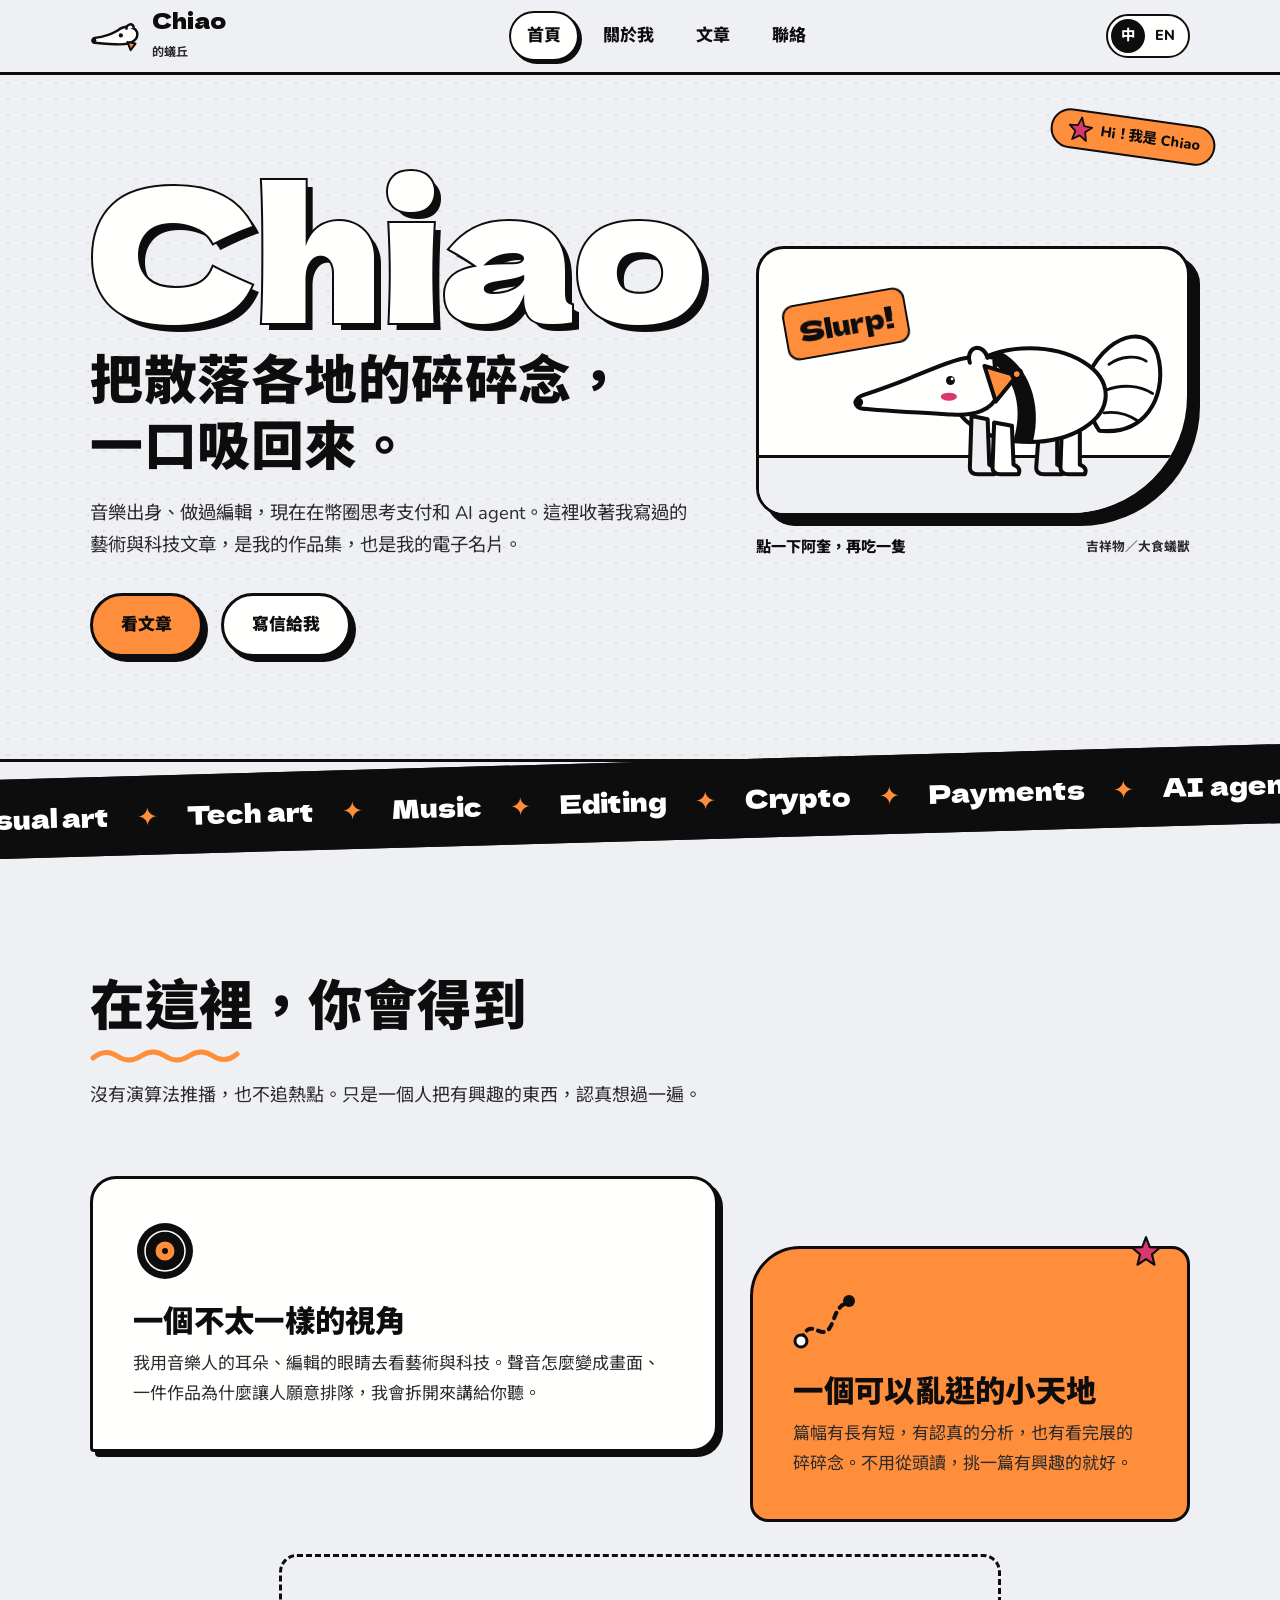
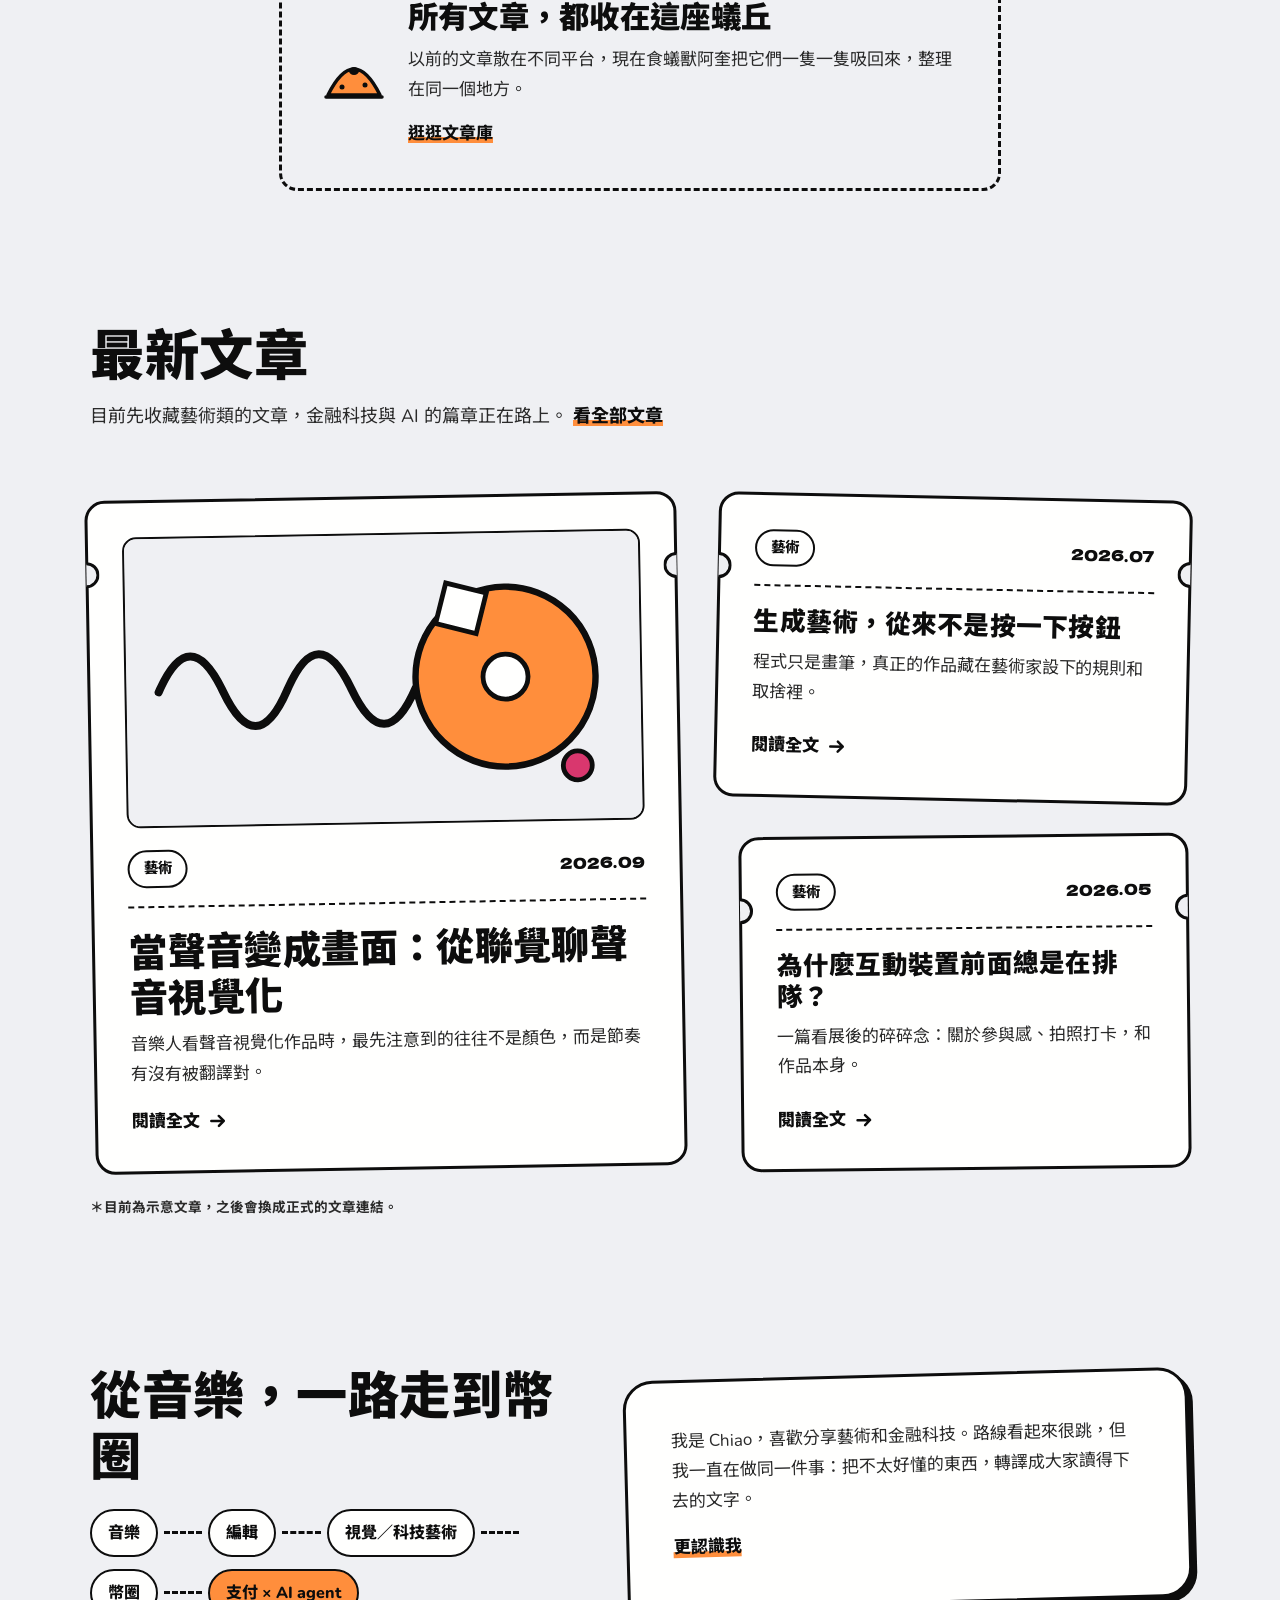
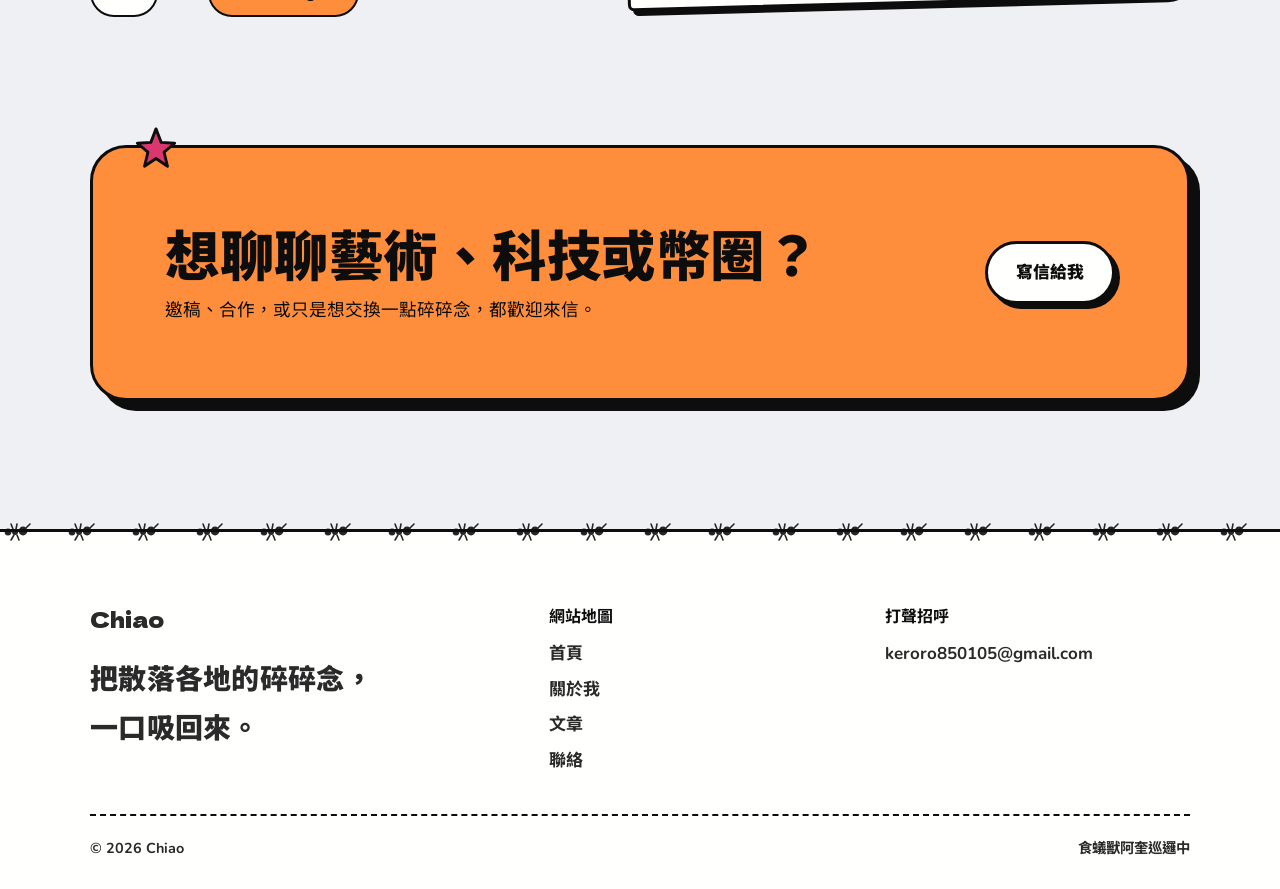
<file: index.html>
<!doctype html>
<html lang="zh-Hant" data-lang="zh" data-title-zh="Chiao 的蟻丘｜藝術與金融科技的碎碎念" data-title-en="Chiao's Anthill | Notes on art and fintech">
<head>
<meta charset="utf-8">
<meta name="viewport" content="width=device-width, initial-scale=1">
<title>Chiao 的蟻丘｜藝術與金融科技的碎碎念</title>
<meta name="description" content="Chiao 的個人作品集：音樂出身、編輯養成，分享視覺藝術、科技藝術、幣圈、支付與 AI agent 的文章。">
<script>try{if(localStorage.getItem('lang')==='en')document.documentElement.dataset.lang='en'}catch(e){}</script>
<link rel="preconnect" href="https://fonts.googleapis.com">
<link rel="preconnect" href="https://fonts.gstatic.com" crossorigin>
<link href="https://fonts.googleapis.com/css2?family=Dela+Gothic+One&family=Noto+Sans+TC:wght@400;500;700;900&family=Nunito:wght@400;700;800;900&display=swap" rel="stylesheet">
<link rel="stylesheet" href="style.css">
</head>
<body>
<a class="skip-link" href="#main"><span data-l="zh">跳到主要內容</span><span data-l="en">Skip to content</span></a>

<header class="site-header">
  <nav class="wrap nav" aria-label="Main">
    <a class="brand" href="index.html">
      <svg viewBox="0 0 64 40" aria-hidden="true"><path d="M58 15c-4-8-16-9-24-2C26 18 15 21 6 22c-4 1-4 6 0 6 10 1 21 2 31 2 13 0 23-5 21-15z" fill="#FFFFFE" stroke="#0D0D0D" stroke-width="3" stroke-linejoin="round"/><path d="M45 12c-1-7 7-9 9-3" fill="#FFFFFE" stroke="#0D0D0D" stroke-width="3" stroke-linejoin="round"/><circle cx="38" cy="19" r="2.6" fill="#0D0D0D"/><circle cx="5" cy="25" r="2.8" fill="#0D0D0D"/><path d="M46 27l10 2-6 8z" fill="#FF8E3C" stroke="#0D0D0D" stroke-width="2.5" stroke-linejoin="round"/></svg>
      <span><span class="brand-name">Chiao</span><span class="brand-sub"><span data-l="zh">的蟻丘</span><span data-l="en">'s Anthill</span></span></span>
    </a>
    <ul class="nav-links" id="nav-links">
      <li><a href="index.html" aria-current="page"><span data-l="zh">首頁</span><span data-l="en">Home</span></a></li>
      <li><a href="about.html"><span data-l="zh">關於我</span><span data-l="en">About</span></a></li>
      <li><a href="writing.html"><span data-l="zh">文章</span><span data-l="en">Writing</span></a></li>
      <li><a href="contact.html"><span data-l="zh">聯絡</span><span data-l="en">Contact</span></a></li>
    </ul>
    <div class="nav-tools">
      <button class="lang-toggle" type="button" aria-label="Switch to English"><span class="lt-zh">中</span><span class="lt-en">EN</span></button>
      <button class="menu-btn" type="button" aria-expanded="false" aria-controls="nav-links" aria-label="開啟選單" data-aria-zh="開啟選單" data-aria-en="Open menu"><span></span></button>
    </div>
  </nav>
</header>

<main id="main">

  <!-- HERO -->
  <section class="hero">
    <span class="sticker sticker--orange hero-hi" aria-hidden="true">
      <svg class="star" viewBox="0 0 32 32"><path d="M16 2l3.6 9.4L29 12l-7.4 6.2L24 28l-8-5.4L8 28l2.4-9.8L3 12l9.4-.6z" fill="currentColor" stroke="#0D0D0D" stroke-width="2" stroke-linejoin="round"/></svg>
      <span data-l="zh">Hi！我是 Chiao</span><span data-l="en">Hi! I'm Chiao</span>
    </span>
    <div class="wrap hero-grid">
      <div>
        <p class="hero-name" aria-hidden="true">Chiao</p>
        <h1 class="display">
          <span data-l="zh"><span class="phrase">把散落各地的碎碎念，</span><span class="phrase">一口吸回來。</span></span>
          <span data-l="en">Slurping up my scattered thoughts, one ant at a time.</span>
        </h1>
        <p class="hero-lede">
          <span data-l="zh">音樂出身、做過編輯，現在在幣圈思考支付和 AI agent。這裡收著我寫過的藝術與科技文章，是我的作品集，也是我的電子名片。</span>
          <span data-l="en">Trained in music, shaped by editing, now thinking about payments and AI agents in crypto. This is where my writing on art and tech lives: a portfolio and a digital business card.</span>
        </p>
        <div class="hero-ctas">
          <a class="btn" href="writing.html"><span data-l="zh">看文章</span><span data-l="en">Read the writing</span></a>
          <a class="btn btn--ghost" href="contact.html"><span data-l="zh">寫信給我</span><span data-l="en">Email me</span></a>
        </div>
      </div>

      <div class="hero-art" data-slurp="auto">
        <button class="mascot-btn" type="button" data-aria-zh="讓食蟻獸阿奎再吃一隻螞蟻" data-aria-en="Make Kui the anteater eat another ant" aria-label="讓食蟻獸阿奎再吃一隻螞蟻">
          <span class="mascot-stage">
            <span class="slurp-word" aria-hidden="true">Slurp!</span>
            <svg class="anteater" viewBox="0 0 480 270" aria-hidden="true">
              <g stroke="#0D0D0D" stroke-width="5" stroke-linejoin="round" stroke-linecap="round">
                <g class="ant-prey">
                  <path d="M16 196l-5-8M24 196l2-9M16 208l-6 7M26 208l4 7M34 196l5-7" fill="none" stroke-width="2.5"/>
                  <circle cx="12" cy="202" r="5" fill="#0D0D0D" stroke="none"/>
                  <circle cx="21" cy="202" r="4.5" fill="#0D0D0D" stroke="none"/>
                  <circle cx="32" cy="201" r="7" fill="#0D0D0D" stroke="none"/>
                </g>
                <path class="tongue" d="M98 160 C84 178 64 196 38 200" fill="none" stroke="#D9376E" stroke-width="6"/>
                <g transform="translate(60 0)">
                  <path class="tail" d="M318 132 C340 70 402 52 410 104 C418 150 392 196 336 190 C326 176 320 156 318 132Z" fill="#FFFFFE"/>
                  <path d="M348 108 C362 98 382 96 394 104 M344 140 C364 132 386 134 402 144 M342 168 C356 166 372 170 384 178" fill="none" stroke-width="3.5"/>
                  <path d="M262 182 L258 236 Q258 244 268 244 L290 244 Q294 236 284 232 L284 184Z" fill="#EFF0F3"/>
                  <path d="M290 178 L288 236 Q288 244 298 244 L318 244 Q322 236 312 232 L312 176Z" fill="#FFFFFE"/>
                  <ellipse cx="250" cy="146" rx="94" ry="58" fill="#FFFFFE"/>
                  <path d="M196 102 C228 116 244 156 230 202 L254 204 C266 156 248 110 214 92Z" fill="#0D0D0D" stroke="none"/>
                  <path d="M178 172 L176 236 Q176 244 186 244 L206 244 Q210 236 200 232 L198 176Z" fill="#EFF0F3"/>
                  <path d="M206 180 L204 236 Q204 244 214 244 L236 244 Q240 236 230 232 L228 184Z" fill="#FFFFFE"/>
                  <path d="M206 100 C174 92 140 110 104 124 C82 133 62 140 44 146 C32 150 32 162 44 163 C76 166 116 168 154 170 C182 172 204 164 210 146Z" fill="#FFFFFE"/>
                  <path d="M176 106 C170 86 192 80 198 100" fill="#FFFFFE"/>
                  <circle cx="152" cy="128" r="5.5" fill="#0D0D0D" stroke="none"/>
                  <circle cx="154" cy="126" r="1.8" fill="#FFFFFE" stroke="none"/>
                  <ellipse cx="150" cy="148" rx="10" ry="5" fill="#D9376E" stroke="none"/>
                  <circle cx="38" cy="155" r="6" fill="#0D0D0D" stroke="none"/>
                  <path d="M194 110 L234 122 L208 154Z" fill="#FF8E3C"/>
                  <circle cx="234" cy="120" r="6" fill="#FF8E3C"/>
                </g>
              </g>
            </svg>
          </span>
        </button>
        <p class="mascot-caption">
          <span><span data-l="zh">點一下阿奎，再吃一隻</span><span data-l="en">Tap Kui for another ant</span></span>
          <small><span data-l="zh">吉祥物／大食蟻獸</span><span data-l="en">Mascot / giant anteater</span></small>
        </p>
      </div>
    </div>
  </section>

  <div class="tape" aria-hidden="true">
    <div class="tape-row"><span>Visual art</span><span>Tech art</span><span>Music</span><span>Editing</span><span>Crypto</span><span>Payments</span><span>AI agents</span></div>
  </div>

  <!-- WHAT YOU GET -->
  <section class="section" aria-labelledby="gets-title">
    <div class="wrap">
      <div class="section-head">
        <h2 id="gets-title" class="display"><span data-l="zh">在這裡，你會得到</span><span data-l="en">What you'll find here</span></h2>
        <svg class="squiggle" viewBox="0 0 150 18" aria-hidden="true"><path d="M3 12 Q15 2 27 10 T51 10 T75 10 T99 10 T123 10 T147 8" fill="none" stroke="currentColor" stroke-width="5" stroke-linecap="round"/></svg>
        <p><span data-l="zh">沒有演算法推播，也不追熱點。只是一個人把有興趣的東西，認真想過一遍。</span><span data-l="en">No algorithm, no chasing trends. Just one person thinking carefully about the things they find interesting.</span></p>
      </div>

      <div class="gets">
        <article class="get get--a">
          <svg class="get-icon" viewBox="0 0 64 64" aria-hidden="true"><circle cx="32" cy="32" r="28" fill="#0D0D0D"/><circle cx="32" cy="32" r="20" fill="none" stroke="#FFFFFE" stroke-width="1.5"/><circle cx="32" cy="32" r="11" fill="#FF8E3C" stroke="#0D0D0D" stroke-width="3"/><circle cx="32" cy="32" r="3" fill="#0D0D0D"/></svg>
          <h3 class="display"><span data-l="zh">一個不太一樣的視角</span><span data-l="en">A slightly different angle</span></h3>
          <p><span data-l="zh">我用音樂人的耳朵、編輯的眼睛去看藝術與科技。聲音怎麼變成畫面、一件作品為什麼讓人願意排隊，我會拆開來講給你聽。</span><span data-l="en">I look at art and tech with a musician's ears and an editor's eyes. How sound turns into image, why one piece draws a queue: I take it apart and explain it.</span></p>
        </article>

        <article class="get get--b">
          <svg class="star" viewBox="0 0 32 32" aria-hidden="true"><path d="M16 2l3.6 9.4L29 12l-7.4 6.2L24 28l-8-5.4L8 28l2.4-9.8L3 12l9.4-.6z" fill="currentColor" stroke="#0D0D0D" stroke-width="2" stroke-linejoin="round"/></svg>
          <svg class="get-icon" viewBox="0 0 64 64" aria-hidden="true"><path d="M8 52 C18 22 30 60 40 32 S56 22 56 12" fill="none" stroke="#0D0D0D" stroke-width="4" stroke-dasharray="6 6" stroke-linecap="round"/><circle cx="8" cy="52" r="6" fill="#FFFFFE" stroke="#0D0D0D" stroke-width="3"/><circle cx="56" cy="12" r="6" fill="#0D0D0D"/></svg>
          <h3 class="display"><span data-l="zh">一個可以亂逛的小天地</span><span data-l="en">A corner made for wandering</span></h3>
          <p><span data-l="zh">篇幅有長有短，有認真的分析，也有看完展的碎碎念。不用從頭讀，挑一篇有興趣的就好。</span><span data-l="en">Long pieces and short ones, careful analysis and post-exhibition rambling. No need to start at the beginning. Pick whatever catches your eye.</span></p>
        </article>

        <article class="get get--c">
          <svg class="get-icon" viewBox="0 0 64 64" aria-hidden="true"><path d="M6 54 Q32 2 58 54Z" fill="#FF8E3C" stroke="#0D0D0D" stroke-width="3.5" stroke-linejoin="round"/><ellipse cx="32" cy="30" rx="5" ry="4" fill="#0D0D0D"/><path d="M4 56H60" stroke="#0D0D0D" stroke-width="3.5" stroke-linecap="round"/><circle cx="20" cy="46" r="2.5" fill="#0D0D0D"/><circle cx="43" cy="44" r="2.5" fill="#0D0D0D"/></svg>
          <div>
            <h3 class="display"><span data-l="zh">所有文章，都收在這座蟻丘</span><span data-l="en">Every piece, in one anthill</span></h3>
            <p><span data-l="zh">以前的文章散在不同平台，現在食蟻獸阿奎把它們一隻一隻吸回來，整理在同一個地方。</span><span data-l="en">My writing used to be scattered across platforms. Kui the anteater is slurping each piece back, one by one, into a single place.</span></p>
            <p style="margin-top:14px"><a class="text-link" href="writing.html"><span data-l="zh">逛逛文章庫</span><span data-l="en">Browse the archive</span></a></p>
          </div>
        </article>
      </div>
    </div>
  </section>

  <!-- LATEST WRITING -->
  <section class="section" style="padding-top:0" aria-labelledby="latest-title">
    <div class="wrap">
      <div class="section-head">
        <h2 id="latest-title" class="display"><span data-l="zh">最新文章</span><span data-l="en">Latest writing</span></h2>
        <p><span data-l="zh">目前先收藏藝術類的文章，金融科技與 AI 的篇章正在路上。</span><span data-l="en">Art pieces first. Writing on fintech and AI is on its way.</span>
          <a class="text-link" href="writing.html"><span data-l="zh">看全部文章</span><span data-l="en">See all writing</span></a></p>
      </div>

      <!-- 示意文章：之後把 href 換成正式文章連結 -->
      <div class="posts">
        <a class="post" href="#">
          <div class="post-cover" aria-hidden="true">
            <svg viewBox="0 0 320 180" preserveAspectRatio="xMidYMid slice"><rect width="320" height="180" fill="#EFF0F3"/><path d="M20 96 q20-44 40 0 t40 0 t40 0 t40 0" fill="none" stroke="#0D0D0D" stroke-width="5" stroke-linecap="round"/><circle cx="236" cy="90" r="56" fill="#FF8E3C" stroke="#0D0D0D" stroke-width="4"/><rect x="196" y="34" width="26" height="26" fill="#FFFFFE" stroke="#0D0D0D" stroke-width="3" transform="rotate(15 209 47)"/><circle cx="280" cy="146" r="9" fill="#D9376E" stroke="#0D0D0D" stroke-width="3"/><circle cx="236" cy="90" r="14" fill="#FFFFFE" stroke="#0D0D0D" stroke-width="3"/></svg>
          </div>
          <div class="post-meta"><span class="sticker"><span data-l="zh">藝術</span><span data-l="en">Art</span></span><span class="post-date">2026.09</span></div>
          <h3 class="display"><span data-l="zh">當聲音變成畫面：從聯覺聊聲音視覺化</span><span data-l="en">When sound becomes image: notes on audiovisual synesthesia</span></h3>
          <p><span data-l="zh">音樂人看聲音視覺化作品時，最先注意到的往往不是顏色，而是節奏有沒有被翻譯對。</span><span data-l="en">When a musician looks at a sound visualization, the first thing they notice usually isn't color. It's whether the rhythm survived the translation.</span></p>
          <span class="post-more"><span data-l="zh">閱讀全文</span><span data-l="en">Read the piece</span><svg viewBox="0 0 24 24" aria-hidden="true"><path d="M4 12h15M13 6l6 6-6 6" fill="none" stroke="currentColor" stroke-width="3" stroke-linecap="round" stroke-linejoin="round"/></svg></span>
        </a>

        <a class="post" href="#">
          <div class="post-meta"><span class="sticker"><span data-l="zh">藝術</span><span data-l="en">Art</span></span><span class="post-date">2026.07</span></div>
          <h3 class="display"><span data-l="zh">生成藝術，從來不是按一下按鈕</span><span data-l="en">Generative art was never a one-click thing</span></h3>
          <p><span data-l="zh">程式只是畫筆，真正的作品藏在藝術家設下的規則和取捨裡。</span><span data-l="en">Code is only the brush. The real work hides in the rules and trade-offs the artist sets.</span></p>
          <span class="post-more"><span data-l="zh">閱讀全文</span><span data-l="en">Read the piece</span><svg viewBox="0 0 24 24" aria-hidden="true"><path d="M4 12h15M13 6l6 6-6 6" fill="none" stroke="currentColor" stroke-width="3" stroke-linecap="round" stroke-linejoin="round"/></svg></span>
        </a>

        <a class="post" href="#">
          <div class="post-meta"><span class="sticker"><span data-l="zh">藝術</span><span data-l="en">Art</span></span><span class="post-date">2026.05</span></div>
          <h3 class="display"><span data-l="zh">為什麼互動裝置前面總是在排隊？</span><span data-l="en">Why is there always a queue at the interactive installation?</span></h3>
          <p><span data-l="zh">一篇看展後的碎碎念：關於參與感、拍照打卡，和作品本身。</span><span data-l="en">Post-exhibition rambling about participation, photo ops, and the work itself.</span></p>
          <span class="post-more"><span data-l="zh">閱讀全文</span><span data-l="en">Read the piece</span><svg viewBox="0 0 24 24" aria-hidden="true"><path d="M4 12h15M13 6l6 6-6 6" fill="none" stroke="currentColor" stroke-width="3" stroke-linecap="round" stroke-linejoin="round"/></svg></span>
        </a>
      </div>
      <p class="sample-note"><span data-l="zh">＊目前為示意文章，之後會換成正式的文章連結。</span><span data-l="en">* Sample articles for now. Real links are coming soon.</span></p>
    </div>
  </section>

  <!-- ABOUT TEASER -->
  <section class="section" style="padding-top:0" aria-labelledby="teaser-title">
    <div class="wrap teaser">
      <div>
        <h2 id="teaser-title" class="display"><span data-l="zh">從音樂，一路走到幣圈</span><span data-l="en">From music to crypto, the scenic route</span></h2>
        <ol class="path">
          <li><span class="sticker"><span data-l="zh">音樂</span><span data-l="en">Music</span></span></li>
          <li><span class="sticker"><span data-l="zh">編輯</span><span data-l="en">Editing</span></span></li>
          <li><span class="sticker"><span data-l="zh">視覺／科技藝術</span><span data-l="en">Visual &amp; tech art</span></span></li>
          <li><span class="sticker"><span data-l="zh">幣圈</span><span data-l="en">Crypto</span></span></li>
          <li><span class="sticker sticker--orange"><span data-l="zh">支付 × AI agent</span><span data-l="en">Payments × AI agents</span></span></li>
        </ol>
      </div>
      <div class="teaser-card">
        <p><span data-l="zh">我是 Chiao，喜歡分享藝術和金融科技。路線看起來很跳，但我一直在做同一件事：把不太好懂的東西，轉譯成大家讀得下去的文字。</span><span data-l="en">I'm Chiao, and I like sharing art and fintech. The path looks jumpy, but I've always done the same thing: translating hard-to-grasp ideas into words people actually want to read.</span></p>
        <p><a class="text-link" href="about.html"><span data-l="zh">更認識我</span><span data-l="en">More about me</span></a></p>
      </div>
    </div>
  </section>

  <!-- CONTACT CTA -->
  <section class="wrap cta-band" aria-labelledby="cta-title">
    <div class="cta-box">
      <svg class="star" viewBox="0 0 32 32" aria-hidden="true"><path d="M16 2l3.6 9.4L29 12l-7.4 6.2L24 28l-8-5.4L8 28l2.4-9.8L3 12l9.4-.6z" fill="currentColor" stroke="#0D0D0D" stroke-width="2" stroke-linejoin="round"/></svg>
      <div>
        <h2 id="cta-title" class="display"><span data-l="zh">想聊聊藝術、科技或幣圈？</span><span data-l="en">Want to talk art, tech or crypto?</span></h2>
        <p><span data-l="zh">邀稿、合作，或只是想交換一點碎碎念，都歡迎來信。</span><span data-l="en">Writing requests, collaborations, or just swapping a few thoughts. My inbox is open.</span></p>
      </div>
      <a class="btn" href="contact.html"><span data-l="zh">寫信給我</span><span data-l="en">Email me</span></a>
    </div>
  </section>

</main>

<footer class="site-footer">
  <div class="ant-trail" aria-hidden="true"></div>
  <div class="wrap">
    <div class="footer-grid">
      <div class="footer-brand">
        <span class="brand-name">Chiao</span>
        <p class="footer-slogan display"><span data-l="zh"><span class="phrase">把散落各地的碎碎念，</span><span class="phrase">一口吸回來。</span></span><span data-l="en">Slurping up my scattered thoughts, one ant at a time.</span></p>
      </div>
      <div class="footer-col">
        <h2><span data-l="zh">網站地圖</span><span data-l="en">Pages</span></h2>
        <ul>
          <li><a href="index.html"><span data-l="zh">首頁</span><span data-l="en">Home</span></a></li>
          <li><a href="about.html"><span data-l="zh">關於我</span><span data-l="en">About</span></a></li>
          <li><a href="writing.html"><span data-l="zh">文章</span><span data-l="en">Writing</span></a></li>
          <li><a href="contact.html"><span data-l="zh">聯絡</span><span data-l="en">Contact</span></a></li>
        </ul>
      </div>
      <div class="footer-col">
        <h2><span data-l="zh">打聲招呼</span><span data-l="en">Say hi</span></h2>
        <ul>
          <li><a class="footer-mail" href="mailto:keroro850105@gmail.com">keroro850105@gmail.com</a></li>
        </ul>
      </div>
    </div>
    <div class="footer-bottom">
      <span>© <span data-year>2026</span> Chiao</span>
      <span><span data-l="zh">食蟻獸阿奎巡邏中</span><span data-l="en">Kui the anteater is on patrol</span></span>
    </div>
  </div>
</footer>

<div class="toast" role="status" aria-live="polite"></div>
<script src="script.js"></script>
</body>
</html>
</file>
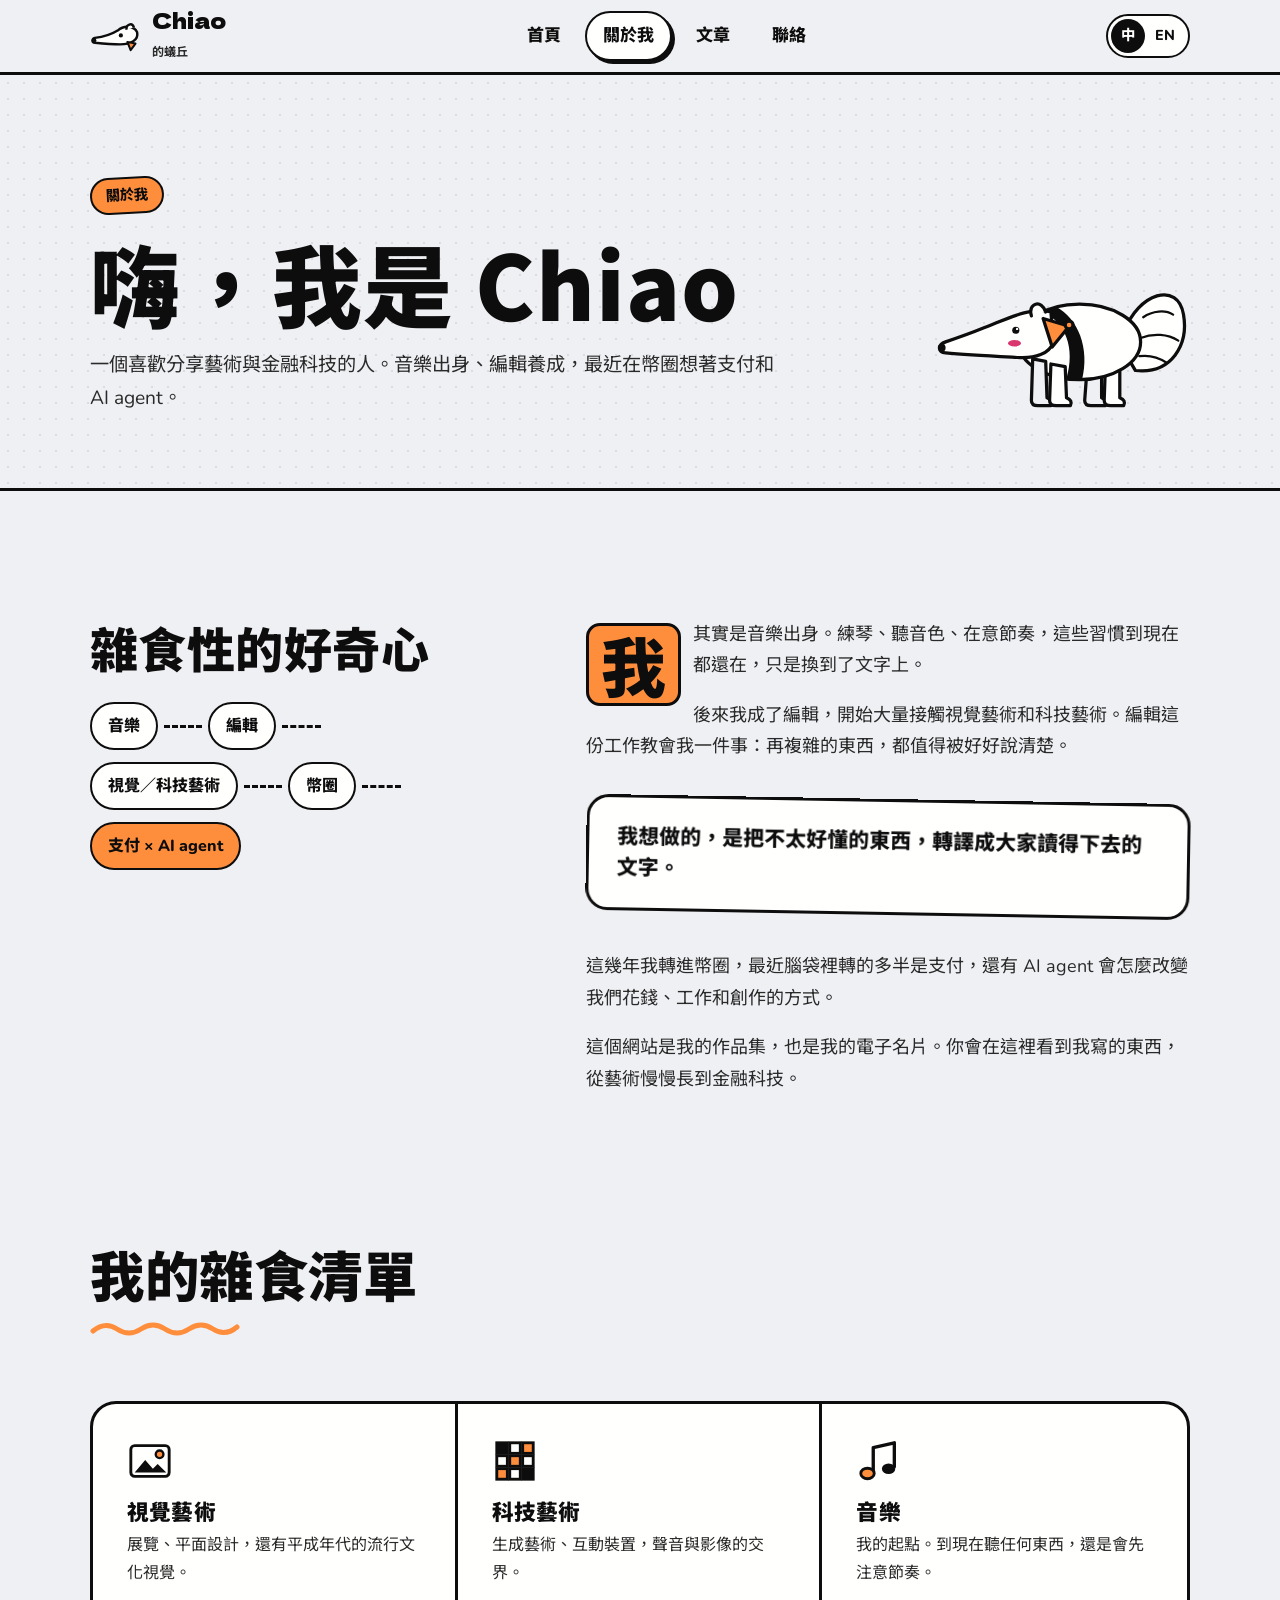
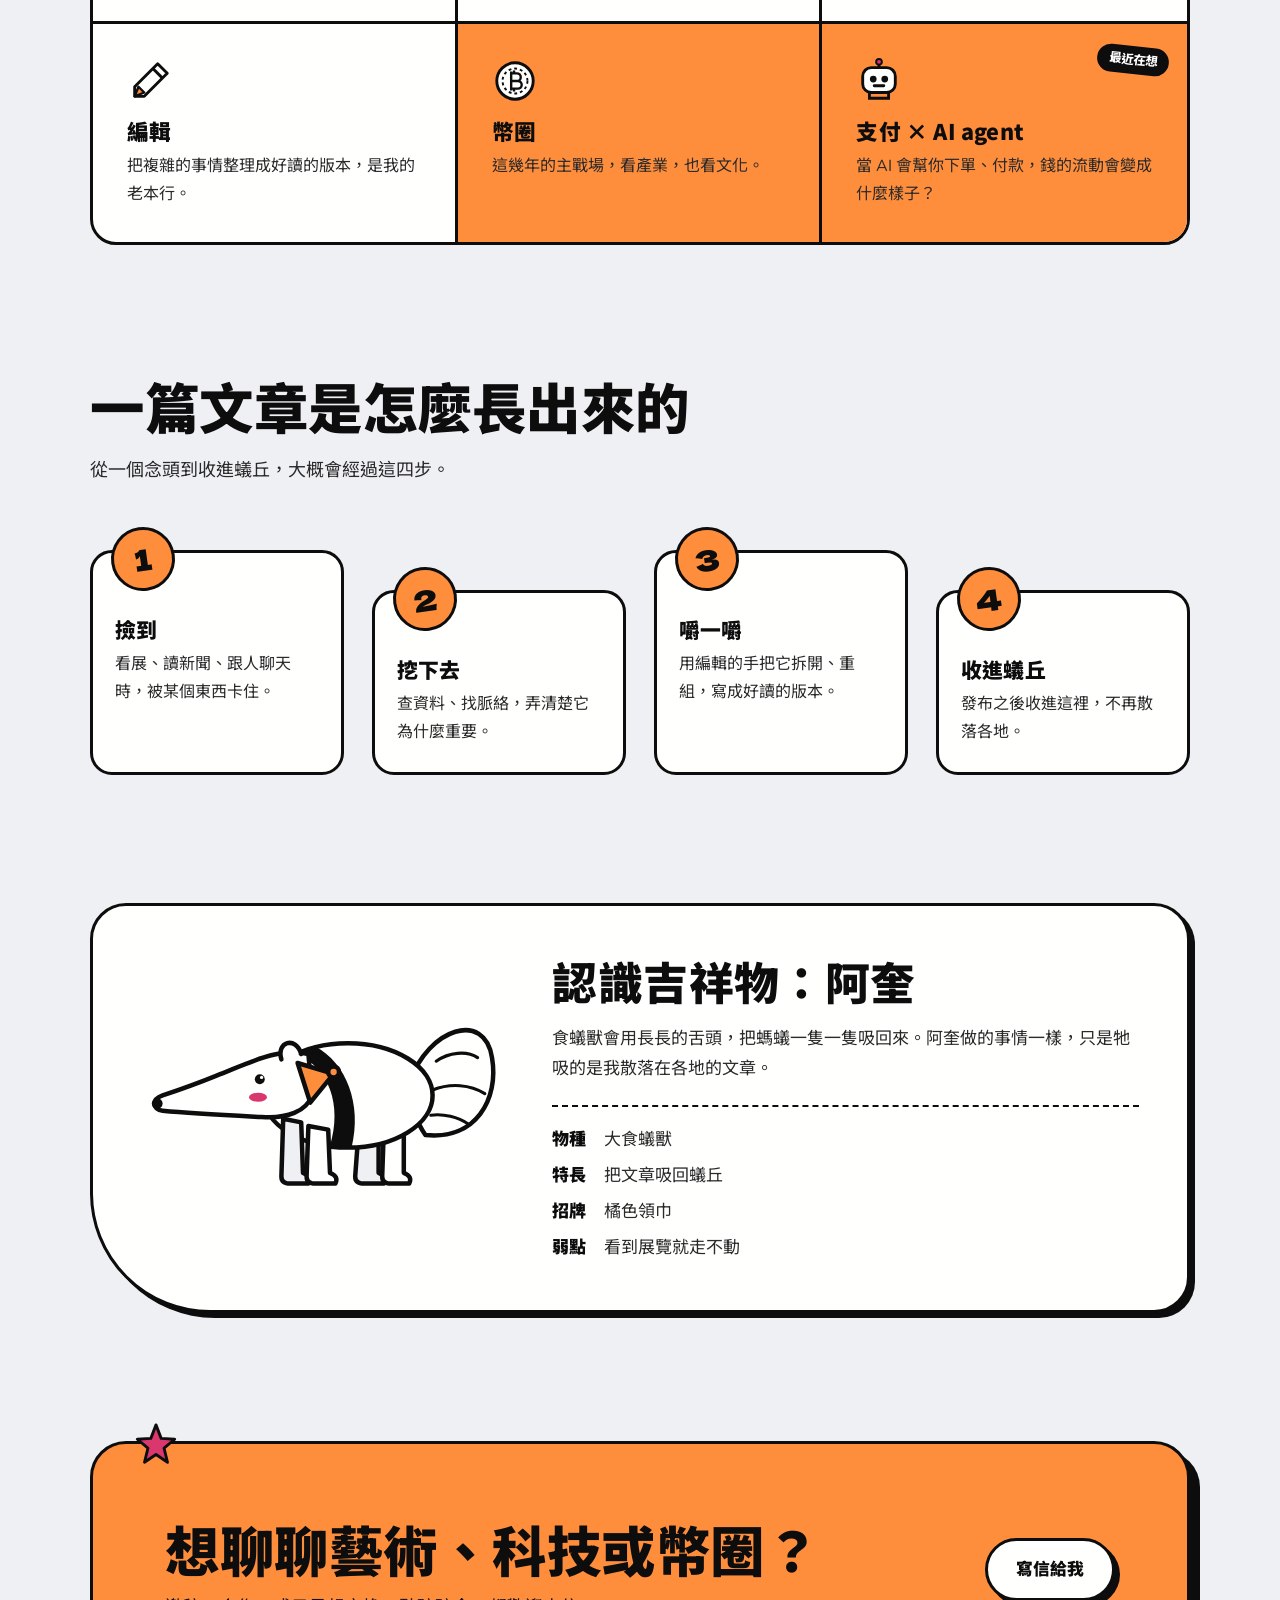
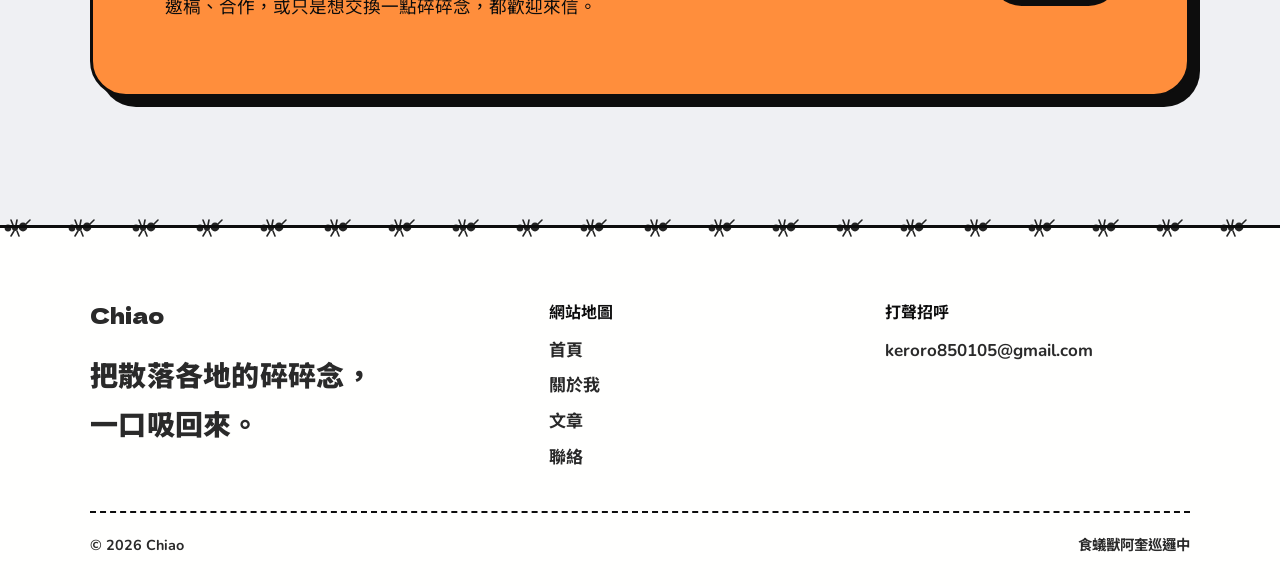
<file: about.html>
<!doctype html>
<html lang="zh-Hant" data-lang="zh" data-title-zh="關於我｜Chiao 的蟻丘" data-title-en="About | Chiao's Anthill">
<head>
<meta charset="utf-8">
<meta name="viewport" content="width=device-width, initial-scale=1">
<title>關於我｜Chiao 的蟻丘</title>
<meta name="description" content="認識 Chiao：音樂出身、編輯養成，喜歡分享藝術與金融科技。">
<script>try{if(localStorage.getItem('lang')==='en')document.documentElement.dataset.lang='en'}catch(e){}</script>
<link rel="preconnect" href="https://fonts.googleapis.com">
<link rel="preconnect" href="https://fonts.gstatic.com" crossorigin>
<link href="https://fonts.googleapis.com/css2?family=Dela+Gothic+One&family=Noto+Sans+TC:wght@400;500;700;900&family=Nunito:wght@400;700;800;900&display=swap" rel="stylesheet">
<link rel="stylesheet" href="style.css">
</head>
<body>
<a class="skip-link" href="#main"><span data-l="zh">跳到主要內容</span><span data-l="en">Skip to content</span></a>

<header class="site-header">
  <nav class="wrap nav" aria-label="Main">
    <a class="brand" href="index.html">
      <svg viewBox="0 0 64 40" aria-hidden="true"><path d="M58 15c-4-8-16-9-24-2C26 18 15 21 6 22c-4 1-4 6 0 6 10 1 21 2 31 2 13 0 23-5 21-15z" fill="#FFFFFE" stroke="#0D0D0D" stroke-width="3" stroke-linejoin="round"/><path d="M45 12c-1-7 7-9 9-3" fill="#FFFFFE" stroke="#0D0D0D" stroke-width="3" stroke-linejoin="round"/><circle cx="38" cy="19" r="2.6" fill="#0D0D0D"/><circle cx="5" cy="25" r="2.8" fill="#0D0D0D"/><path d="M46 27l10 2-6 8z" fill="#FF8E3C" stroke="#0D0D0D" stroke-width="2.5" stroke-linejoin="round"/></svg>
      <span><span class="brand-name">Chiao</span><span class="brand-sub"><span data-l="zh">的蟻丘</span><span data-l="en">'s Anthill</span></span></span>
    </a>
    <ul class="nav-links" id="nav-links">
      <li><a href="index.html"><span data-l="zh">首頁</span><span data-l="en">Home</span></a></li>
      <li><a href="about.html" aria-current="page"><span data-l="zh">關於我</span><span data-l="en">About</span></a></li>
      <li><a href="writing.html"><span data-l="zh">文章</span><span data-l="en">Writing</span></a></li>
      <li><a href="contact.html"><span data-l="zh">聯絡</span><span data-l="en">Contact</span></a></li>
    </ul>
    <div class="nav-tools">
      <button class="lang-toggle" type="button" aria-label="Switch to English"><span class="lt-zh">中</span><span class="lt-en">EN</span></button>
      <button class="menu-btn" type="button" aria-expanded="false" aria-controls="nav-links" aria-label="開啟選單" data-aria-zh="開啟選單" data-aria-en="Open menu"><span></span></button>
    </div>
  </nav>
</header>

<main id="main">

  <section class="page-hero">
    <div class="wrap page-hero-grid">
      <div>
        <span class="sticker sticker--orange"><span data-l="zh">關於我</span><span data-l="en">About</span></span>
        <h1 class="display"><span data-l="zh">嗨，我是 Chiao</span><span data-l="en">Hi, I'm Chiao</span></h1>
        <p><span data-l="zh">一個喜歡分享藝術與金融科技的人。音樂出身、編輯養成，最近在幣圈想著支付和 AI agent。</span><span data-l="en">Someone who likes sharing art and fintech. Trained in music, shaped by editing, and lately thinking about payments and AI agents in crypto.</span></p>
      </div>
      <div class="page-hero-art"><svg class="anteater" viewBox="80 60 400 200" aria-hidden="true">
              <g stroke="#0D0D0D" stroke-width="5" stroke-linejoin="round" stroke-linecap="round">
                <g transform="translate(60 0)">
                  <path class="tail" d="M318 132 C340 70 402 52 410 104 C418 150 392 196 336 190 C326 176 320 156 318 132Z" fill="#FFFFFE"/>
                  <path d="M348 108 C362 98 382 96 394 104 M344 140 C364 132 386 134 402 144 M342 168 C356 166 372 170 384 178" fill="none" stroke-width="3.5"/>
                  <path d="M262 182 L258 236 Q258 244 268 244 L290 244 Q294 236 284 232 L284 184Z" fill="#EFF0F3"/>
                  <path d="M290 178 L288 236 Q288 244 298 244 L318 244 Q322 236 312 232 L312 176Z" fill="#FFFFFE"/>
                  <ellipse cx="250" cy="146" rx="94" ry="58" fill="#FFFFFE"/>
                  <path d="M196 102 C228 116 244 156 230 202 L254 204 C266 156 248 110 214 92Z" fill="#0D0D0D" stroke="none"/>
                  <path d="M178 172 L176 236 Q176 244 186 244 L206 244 Q210 236 200 232 L198 176Z" fill="#EFF0F3"/>
                  <path d="M206 180 L204 236 Q204 244 214 244 L236 244 Q240 236 230 232 L228 184Z" fill="#FFFFFE"/>
                  <path d="M206 100 C174 92 140 110 104 124 C82 133 62 140 44 146 C32 150 32 162 44 163 C76 166 116 168 154 170 C182 172 204 164 210 146Z" fill="#FFFFFE"/>
                  <path d="M176 106 C170 86 192 80 198 100" fill="#FFFFFE"/>
                  <circle cx="152" cy="128" r="5.5" fill="#0D0D0D" stroke="none"/>
                  <circle cx="154" cy="126" r="1.8" fill="#FFFFFE" stroke="none"/>
                  <ellipse cx="150" cy="148" rx="10" ry="5" fill="#D9376E" stroke="none"/>
                  <circle cx="38" cy="155" r="6" fill="#0D0D0D" stroke="none"/>
                  <path d="M194 110 L234 122 L208 154Z" fill="#FF8E3C"/>
                  <circle cx="234" cy="120" r="6" fill="#FF8E3C"/>
                </g>
              </g>
            </svg></div>
    </div>
  </section>

  <!-- STORY -->
  <section class="section" aria-labelledby="story-title">
    <div class="wrap story">
      <div class="story-side">
        <h2 id="story-title" class="display"><span data-l="zh">雜食性的好奇心</span><span data-l="en">An omnivorous curiosity</span></h2>
        <ol class="path">
          <li><span class="sticker"><span data-l="zh">音樂</span><span data-l="en">Music</span></span></li>
          <li><span class="sticker"><span data-l="zh">編輯</span><span data-l="en">Editing</span></span></li>
          <li><span class="sticker"><span data-l="zh">視覺／科技藝術</span><span data-l="en">Visual &amp; tech art</span></span></li>
          <li><span class="sticker"><span data-l="zh">幣圈</span><span data-l="en">Crypto</span></span></li>
          <li><span class="sticker sticker--orange"><span data-l="zh">支付 × AI agent</span><span data-l="en">Payments × AI agents</span></span></li>
        </ol>
      </div>
      <div class="story-body">
        <p data-l="zh">我其實是音樂出身。練琴、聽音色、在意節奏，這些習慣到現在都還在，只是換到了文字上。</p>
        <p data-l="en">I actually started in music. Practicing, listening for tone, caring about rhythm: those habits stayed with me. They just moved over to writing.</p>
        <p data-l="zh">後來我成了編輯，開始大量接觸視覺藝術和科技藝術。編輯這份工作教會我一件事：再複雜的東西，都值得被好好說清楚。</p>
        <p data-l="en">Then I became an editor and spent a lot of time with visual and tech art. Editing taught me one thing: even the most complicated idea deserves to be explained well.</p>
        <blockquote class="pull"><span data-l="zh">我想做的，是把不太好懂的東西，轉譯成大家讀得下去的文字。</span><span data-l="en">What I want to do is translate the hard-to-grasp into words people want to read.</span></blockquote>
        <p data-l="zh">這幾年我轉進幣圈，最近腦袋裡轉的多半是支付，還有 AI agent 會怎麼改變我們花錢、工作和創作的方式。</p>
        <p data-l="en">In the past few years I moved into crypto. Lately my head is full of payments, and of how AI agents might change the way we spend, work and make things.</p>
        <p data-l="zh">這個網站是我的作品集，也是我的電子名片。你會在這裡看到我寫的東西，從藝術慢慢長到金融科技。</p>
        <p data-l="en">This site is my portfolio and my digital business card. You'll find my writing here, slowly growing from art toward fintech.</p>
      </div>
    </div>
  </section>

  <!-- INTERESTS -->
  <section class="section" style="padding-top:0" aria-labelledby="omni-title">
    <div class="wrap">
      <div class="section-head">
        <h2 id="omni-title" class="display"><span data-l="zh">我的雜食清單</span><span data-l="en">What I snack on</span></h2>
        <svg class="squiggle" viewBox="0 0 150 18" aria-hidden="true"><path d="M3 12 Q15 2 27 10 T51 10 T75 10 T99 10 T123 10 T147 8" fill="none" stroke="currentColor" stroke-width="5" stroke-linecap="round"/></svg>
      </div>
      <div class="omni">
        <div class="omni-item">
          <svg viewBox="0 0 48 48" aria-hidden="true"><rect x="4" y="8" width="40" height="32" rx="4" fill="#FFFFFE" stroke="#0D0D0D" stroke-width="3"/><path d="M8 36l11-13 8 9 5-5 9 9z" fill="#0D0D0D"/><circle cx="34" cy="17" r="4" fill="#FF8E3C" stroke="#0D0D0D" stroke-width="2.5"/></svg>
          <h3 class="display"><span data-l="zh">視覺藝術</span><span data-l="en">Visual art</span></h3>
          <p><span data-l="zh">展覽、平面設計，還有平成年代的流行文化視覺。</span><span data-l="en">Exhibitions, graphic design, and Heisei-era pop visuals.</span></p>
        </div>
        <div class="omni-item">
          <svg viewBox="0 0 48 48" aria-hidden="true"><g stroke="#0D0D0D" stroke-width="3"><rect x="5" y="5" width="11" height="11" fill="#0D0D0D"/><rect x="18.5" y="5" width="11" height="11" fill="#FFFFFE"/><rect x="32" y="5" width="11" height="11" fill="#FF8E3C"/><rect x="5" y="18.5" width="11" height="11" fill="#FFFFFE"/><rect x="18.5" y="18.5" width="11" height="11" fill="#FF8E3C"/><rect x="32" y="18.5" width="11" height="11" fill="#FFFFFE"/><rect x="5" y="32" width="11" height="11" fill="#FF8E3C"/><rect x="18.5" y="32" width="11" height="11" fill="#FFFFFE"/><rect x="32" y="32" width="11" height="11" fill="#0D0D0D"/></g></svg>
          <h3 class="display"><span data-l="zh">科技藝術</span><span data-l="en">Tech art</span></h3>
          <p><span data-l="zh">生成藝術、互動裝置，聲音與影像的交界。</span><span data-l="en">Generative art, interactive installations, where sound meets image.</span></p>
        </div>
        <div class="omni-item">
          <svg viewBox="0 0 48 48" aria-hidden="true"><path d="M18 36V10l22-5v26" fill="none" stroke="#0D0D0D" stroke-width="3.5" stroke-linejoin="round"/><ellipse cx="12" cy="37" rx="7" ry="5.5" fill="#FF8E3C" stroke="#0D0D0D" stroke-width="3"/><ellipse cx="34" cy="32" rx="7" ry="5.5" fill="#0D0D0D"/></svg>
          <h3 class="display"><span data-l="zh">音樂</span><span data-l="en">Music</span></h3>
          <p><span data-l="zh">我的起點。到現在聽任何東西，還是會先注意節奏。</span><span data-l="en">Where I started. I still notice the rhythm of everything first.</span></p>
        </div>
        <div class="omni-item">
          <svg viewBox="0 0 48 48" aria-hidden="true"><path d="M32 6l10 10-24 24H8V30z" fill="#FFFFFE" stroke="#0D0D0D" stroke-width="3" stroke-linejoin="round"/><path d="M27 11l10 10" stroke="#0D0D0D" stroke-width="3"/><path d="M8 40l4-10 6 6z" fill="#FF8E3C" stroke="#0D0D0D" stroke-width="2.5" stroke-linejoin="round"/></svg>
          <h3 class="display"><span data-l="zh">編輯</span><span data-l="en">Editing</span></h3>
          <p><span data-l="zh">把複雜的事情整理成好讀的版本，是我的老本行。</span><span data-l="en">Turning complicated things into readable ones. My old trade.</span></p>
        </div>
        <div class="omni-item omni-item--hot">
          <svg viewBox="0 0 48 48" aria-hidden="true"><circle cx="24" cy="24" r="19" fill="#FFFFFE" stroke="#0D0D0D" stroke-width="3"/><circle cx="24" cy="24" r="13" fill="none" stroke="#0D0D0D" stroke-width="2" stroke-dasharray="3 3"/><path d="M20 16h6a4 4 0 010 8h-6zM20 24h7a4 4 0 010 8h-7zM20 14v20M23 13v3M23 32v3" fill="none" stroke="#0D0D0D" stroke-width="2.5" stroke-linejoin="round"/></svg>
          <h3 class="display"><span data-l="zh">幣圈</span><span data-l="en">Crypto</span></h3>
          <p><span data-l="zh">這幾年的主戰場，看產業，也看文化。</span><span data-l="en">My main arena lately. The industry and the culture.</span></p>
        </div>
        <div class="omni-item omni-item--hot omni-item--now">
          <span class="sticker sticker--ink omni-now"><span data-l="zh">最近在想</span><span data-l="en">On my mind</span></span>
          <svg viewBox="0 0 48 48" aria-hidden="true"><path d="M24 4v6" stroke="#0D0D0D" stroke-width="3"/><circle cx="24" cy="4" r="3" fill="#D9376E" stroke="#0D0D0D" stroke-width="2"/><rect x="7" y="10" width="34" height="26" rx="9" fill="#FFFFFE" stroke="#0D0D0D" stroke-width="3"/><circle cx="18" cy="22" r="3.5" fill="#0D0D0D"/><circle cx="30" cy="22" r="3.5" fill="#0D0D0D"/><path d="M19 29h10" stroke="#0D0D0D" stroke-width="3" stroke-linecap="round"/><path d="M14 36v6h20v-6" fill="none" stroke="#0D0D0D" stroke-width="3"/></svg>
          <h3 class="display"><span data-l="zh">支付 × AI agent</span><span data-l="en">Payments × AI agents</span></h3>
          <p><span data-l="zh">當 AI 會幫你下單、付款，錢的流動會變成什麼樣子？</span><span data-l="en">When AI can place orders and pay for you, what happens to the way money moves?</span></p>
        </div>
      </div>
    </div>
  </section>

  <!-- PROCESS -->
  <section class="section" style="padding-top:0" aria-labelledby="process-title">
    <div class="wrap">
      <div class="section-head">
        <h2 id="process-title" class="display"><span data-l="zh">一篇文章是怎麼長出來的</span><span data-l="en">How a piece comes together</span></h2>
        <p><span data-l="zh">從一個念頭到收進蟻丘，大概會經過這四步。</span><span data-l="en">From a passing thought to a spot in the anthill, it usually goes like this.</span></p>
      </div>
      <ol class="steps">
        <li class="step">
          <h3 class="display"><span data-l="zh">撿到</span><span data-l="en">Spot it</span></h3>
          <p><span data-l="zh">看展、讀新聞、跟人聊天時，被某個東西卡住。</span><span data-l="en">At a show, in the news, in a chat, something snags my attention.</span></p>
        </li>
        <li class="step">
          <h3 class="display"><span data-l="zh">挖下去</span><span data-l="en">Dig in</span></h3>
          <p><span data-l="zh">查資料、找脈絡，弄清楚它為什麼重要。</span><span data-l="en">Research and context, until I know why it matters.</span></p>
        </li>
        <li class="step">
          <h3 class="display"><span data-l="zh">嚼一嚼</span><span data-l="en">Chew it over</span></h3>
          <p><span data-l="zh">用編輯的手把它拆開、重組，寫成好讀的版本。</span><span data-l="en">Take it apart and rebuild it with an editor's hands, into something readable.</span></p>
        </li>
        <li class="step">
          <h3 class="display"><span data-l="zh">收進蟻丘</span><span data-l="en">Bring it home</span></h3>
          <p><span data-l="zh">發布之後收進這裡，不再散落各地。</span><span data-l="en">Publish it and file it here, so nothing gets scattered again.</span></p>
        </li>
      </ol>
    </div>
  </section>

  <!-- MASCOT -->
  <section class="section" style="padding-top:0" aria-labelledby="mascot-title">
    <div class="wrap">
      <div class="mascot-card">
        <svg class="anteater" viewBox="80 60 400 200" aria-hidden="true">
              <g stroke="#0D0D0D" stroke-width="5" stroke-linejoin="round" stroke-linecap="round">
                <g transform="translate(60 0)">
                  <path class="tail" d="M318 132 C340 70 402 52 410 104 C418 150 392 196 336 190 C326 176 320 156 318 132Z" fill="#FFFFFE"/>
                  <path d="M348 108 C362 98 382 96 394 104 M344 140 C364 132 386 134 402 144 M342 168 C356 166 372 170 384 178" fill="none" stroke-width="3.5"/>
                  <path d="M262 182 L258 236 Q258 244 268 244 L290 244 Q294 236 284 232 L284 184Z" fill="#EFF0F3"/>
                  <path d="M290 178 L288 236 Q288 244 298 244 L318 244 Q322 236 312 232 L312 176Z" fill="#FFFFFE"/>
                  <ellipse cx="250" cy="146" rx="94" ry="58" fill="#FFFFFE"/>
                  <path d="M196 102 C228 116 244 156 230 202 L254 204 C266 156 248 110 214 92Z" fill="#0D0D0D" stroke="none"/>
                  <path d="M178 172 L176 236 Q176 244 186 244 L206 244 Q210 236 200 232 L198 176Z" fill="#EFF0F3"/>
                  <path d="M206 180 L204 236 Q204 244 214 244 L236 244 Q240 236 230 232 L228 184Z" fill="#FFFFFE"/>
                  <path d="M206 100 C174 92 140 110 104 124 C82 133 62 140 44 146 C32 150 32 162 44 163 C76 166 116 168 154 170 C182 172 204 164 210 146Z" fill="#FFFFFE"/>
                  <path d="M176 106 C170 86 192 80 198 100" fill="#FFFFFE"/>
                  <circle cx="152" cy="128" r="5.5" fill="#0D0D0D" stroke="none"/>
                  <circle cx="154" cy="126" r="1.8" fill="#FFFFFE" stroke="none"/>
                  <ellipse cx="150" cy="148" rx="10" ry="5" fill="#D9376E" stroke="none"/>
                  <circle cx="38" cy="155" r="6" fill="#0D0D0D" stroke="none"/>
                  <path d="M194 110 L234 122 L208 154Z" fill="#FF8E3C"/>
                  <circle cx="234" cy="120" r="6" fill="#FF8E3C"/>
                </g>
              </g>
            </svg>
        <div>
          <h2 id="mascot-title" class="display"><span data-l="zh">認識吉祥物：阿奎</span><span data-l="en">Meet Kui, the mascot</span></h2>
          <p><span data-l="zh">食蟻獸會用長長的舌頭，把螞蟻一隻一隻吸回來。阿奎做的事情一樣，只是牠吸的是我散落在各地的文章。</span><span data-l="en">An anteater slurps up ants one by one with its long tongue. Kui does the same, except what it collects is my scattered writing.</span></p>
          <dl class="spec">
            <dt><span data-l="zh">物種</span><span data-l="en">Species</span></dt><dd><span data-l="zh">大食蟻獸</span><span data-l="en">Giant anteater</span></dd>
            <dt><span data-l="zh">特長</span><span data-l="en">Skill</span></dt><dd><span data-l="zh">把文章吸回蟻丘</span><span data-l="en">Slurping articles back to the anthill</span></dd>
            <dt><span data-l="zh">招牌</span><span data-l="en">Signature</span></dt><dd><span data-l="zh">橘色領巾</span><span data-l="en">An orange bandana</span></dd>
            <dt><span data-l="zh">弱點</span><span data-l="en">Weakness</span></dt><dd><span data-l="zh">看到展覽就走不動</span><span data-l="en">Can't walk past an exhibition</span></dd>
          </dl>
        </div>
      </div>
    </div>
  </section>

  <!-- CONTACT CTA -->
  <section class="wrap cta-band" aria-labelledby="cta-title">
    <div class="cta-box">
      <svg class="star" viewBox="0 0 32 32" aria-hidden="true"><path d="M16 2l3.6 9.4L29 12l-7.4 6.2L24 28l-8-5.4L8 28l2.4-9.8L3 12l9.4-.6z" fill="currentColor" stroke="#0D0D0D" stroke-width="2" stroke-linejoin="round"/></svg>
      <div>
        <h2 id="cta-title" class="display"><span data-l="zh">想聊聊藝術、科技或幣圈？</span><span data-l="en">Want to talk art, tech or crypto?</span></h2>
        <p><span data-l="zh">邀稿、合作，或只是想交換一點碎碎念，都歡迎來信。</span><span data-l="en">Writing requests, collaborations, or just swapping a few thoughts. My inbox is open.</span></p>
      </div>
      <a class="btn" href="contact.html"><span data-l="zh">寫信給我</span><span data-l="en">Email me</span></a>
    </div>
  </section>

</main>

<footer class="site-footer">
  <div class="ant-trail" aria-hidden="true"></div>
  <div class="wrap">
    <div class="footer-grid">
      <div class="footer-brand">
        <span class="brand-name">Chiao</span>
        <p class="footer-slogan display"><span data-l="zh"><span class="phrase">把散落各地的碎碎念，</span><span class="phrase">一口吸回來。</span></span><span data-l="en">Slurping up my scattered thoughts, one ant at a time.</span></p>
      </div>
      <div class="footer-col">
        <h2><span data-l="zh">網站地圖</span><span data-l="en">Pages</span></h2>
        <ul>
          <li><a href="index.html"><span data-l="zh">首頁</span><span data-l="en">Home</span></a></li>
          <li><a href="about.html"><span data-l="zh">關於我</span><span data-l="en">About</span></a></li>
          <li><a href="writing.html"><span data-l="zh">文章</span><span data-l="en">Writing</span></a></li>
          <li><a href="contact.html"><span data-l="zh">聯絡</span><span data-l="en">Contact</span></a></li>
        </ul>
      </div>
      <div class="footer-col">
        <h2><span data-l="zh">打聲招呼</span><span data-l="en">Say hi</span></h2>
        <ul>
          <li><a class="footer-mail" href="mailto:keroro850105@gmail.com">keroro850105@gmail.com</a></li>
        </ul>
      </div>
    </div>
    <div class="footer-bottom">
      <span>© <span data-year>2026</span> Chiao</span>
      <span><span data-l="zh">食蟻獸阿奎巡邏中</span><span data-l="en">Kui the anteater is on patrol</span></span>
    </div>
  </div>
</footer>

<div class="toast" role="status" aria-live="polite"></div>
<script src="script.js"></script>
</body>
</html>
</file>
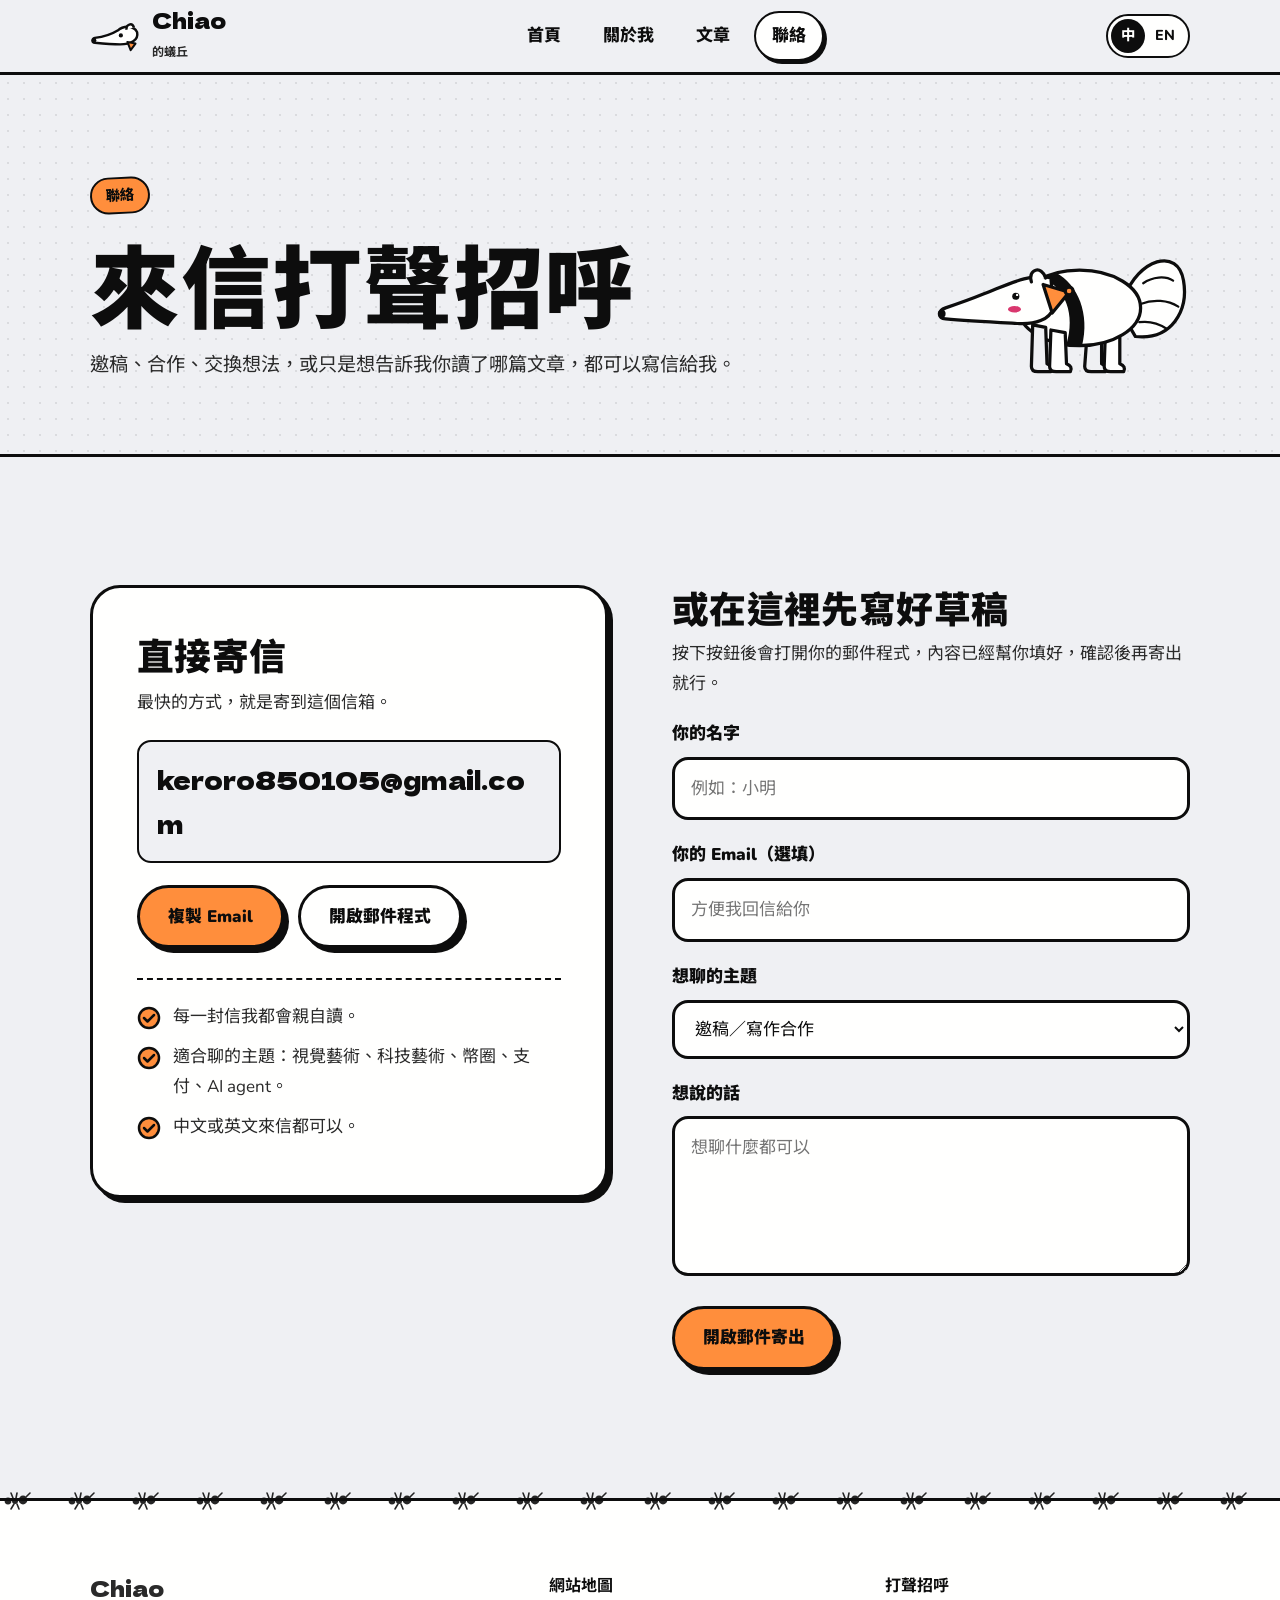
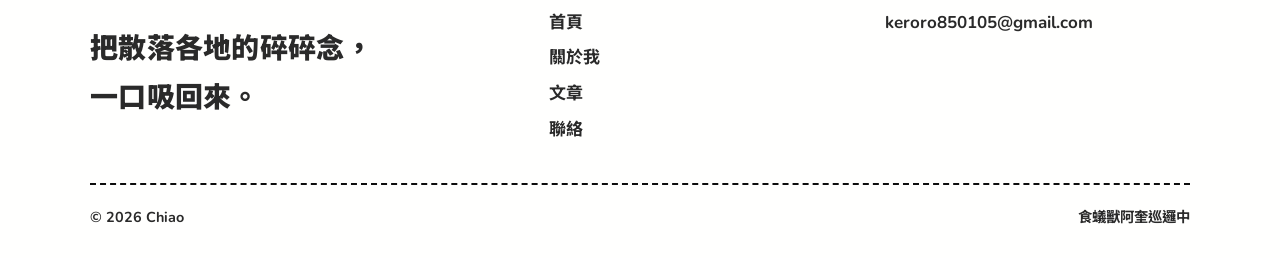
<file: contact.html>
<!doctype html>
<html lang="zh-Hant" data-lang="zh" data-title-zh="聯絡｜Chiao 的蟻丘" data-title-en="Contact | Chiao's Anthill">
<head>
<meta charset="utf-8">
<meta name="viewport" content="width=device-width, initial-scale=1">
<title>聯絡｜Chiao 的蟻丘</title>
<meta name="description" content="寫信給 Chiao：邀稿、合作，或只是打聲招呼。">
<script>try{if(localStorage.getItem('lang')==='en')document.documentElement.dataset.lang='en'}catch(e){}</script>
<link rel="preconnect" href="https://fonts.googleapis.com">
<link rel="preconnect" href="https://fonts.gstatic.com" crossorigin>
<link href="https://fonts.googleapis.com/css2?family=Dela+Gothic+One&family=Noto+Sans+TC:wght@400;500;700;900&family=Nunito:wght@400;700;800;900&display=swap" rel="stylesheet">
<link rel="stylesheet" href="style.css">
</head>
<body>
<a class="skip-link" href="#main"><span data-l="zh">跳到主要內容</span><span data-l="en">Skip to content</span></a>

<header class="site-header">
  <nav class="wrap nav" aria-label="Main">
    <a class="brand" href="index.html">
      <svg viewBox="0 0 64 40" aria-hidden="true"><path d="M58 15c-4-8-16-9-24-2C26 18 15 21 6 22c-4 1-4 6 0 6 10 1 21 2 31 2 13 0 23-5 21-15z" fill="#FFFFFE" stroke="#0D0D0D" stroke-width="3" stroke-linejoin="round"/><path d="M45 12c-1-7 7-9 9-3" fill="#FFFFFE" stroke="#0D0D0D" stroke-width="3" stroke-linejoin="round"/><circle cx="38" cy="19" r="2.6" fill="#0D0D0D"/><circle cx="5" cy="25" r="2.8" fill="#0D0D0D"/><path d="M46 27l10 2-6 8z" fill="#FF8E3C" stroke="#0D0D0D" stroke-width="2.5" stroke-linejoin="round"/></svg>
      <span><span class="brand-name">Chiao</span><span class="brand-sub"><span data-l="zh">的蟻丘</span><span data-l="en">'s Anthill</span></span></span>
    </a>
    <ul class="nav-links" id="nav-links">
      <li><a href="index.html"><span data-l="zh">首頁</span><span data-l="en">Home</span></a></li>
      <li><a href="about.html"><span data-l="zh">關於我</span><span data-l="en">About</span></a></li>
      <li><a href="writing.html"><span data-l="zh">文章</span><span data-l="en">Writing</span></a></li>
      <li><a href="contact.html" aria-current="page"><span data-l="zh">聯絡</span><span data-l="en">Contact</span></a></li>
    </ul>
    <div class="nav-tools">
      <button class="lang-toggle" type="button" aria-label="Switch to English"><span class="lt-zh">中</span><span class="lt-en">EN</span></button>
      <button class="menu-btn" type="button" aria-expanded="false" aria-controls="nav-links" aria-label="開啟選單" data-aria-zh="開啟選單" data-aria-en="Open menu"><span></span></button>
    </div>
  </nav>
</header>

<main id="main">

  <section class="page-hero">
    <div class="wrap page-hero-grid">
      <div>
        <span class="sticker sticker--orange"><span data-l="zh">聯絡</span><span data-l="en">Contact</span></span>
        <h1 class="display"><span data-l="zh">來信打聲招呼</span><span data-l="en">Come say hi</span></h1>
        <p><span data-l="zh">邀稿、合作、交換想法，或只是想告訴我你讀了哪篇文章，都可以寫信給我。</span><span data-l="en">Writing requests, collaborations, swapping ideas, or just telling me which piece you read: write any time.</span></p>
      </div>
      <div class="page-hero-art"><svg class="anteater" viewBox="80 60 400 200" aria-hidden="true">
              <g stroke="#0D0D0D" stroke-width="5" stroke-linejoin="round" stroke-linecap="round">
                <g transform="translate(60 0)">
                  <path class="tail" d="M318 132 C340 70 402 52 410 104 C418 150 392 196 336 190 C326 176 320 156 318 132Z" fill="#FFFFFE"/>
                  <path d="M348 108 C362 98 382 96 394 104 M344 140 C364 132 386 134 402 144 M342 168 C356 166 372 170 384 178" fill="none" stroke-width="3.5"/>
                  <path d="M262 182 L258 236 Q258 244 268 244 L290 244 Q294 236 284 232 L284 184Z" fill="#EFF0F3"/>
                  <path d="M290 178 L288 236 Q288 244 298 244 L318 244 Q322 236 312 232 L312 176Z" fill="#FFFFFE"/>
                  <ellipse cx="250" cy="146" rx="94" ry="58" fill="#FFFFFE"/>
                  <path d="M196 102 C228 116 244 156 230 202 L254 204 C266 156 248 110 214 92Z" fill="#0D0D0D" stroke="none"/>
                  <path d="M178 172 L176 236 Q176 244 186 244 L206 244 Q210 236 200 232 L198 176Z" fill="#EFF0F3"/>
                  <path d="M206 180 L204 236 Q204 244 214 244 L236 244 Q240 236 230 232 L228 184Z" fill="#FFFFFE"/>
                  <path d="M206 100 C174 92 140 110 104 124 C82 133 62 140 44 146 C32 150 32 162 44 163 C76 166 116 168 154 170 C182 172 204 164 210 146Z" fill="#FFFFFE"/>
                  <path d="M176 106 C170 86 192 80 198 100" fill="#FFFFFE"/>
                  <circle cx="152" cy="128" r="5.5" fill="#0D0D0D" stroke="none"/>
                  <circle cx="154" cy="126" r="1.8" fill="#FFFFFE" stroke="none"/>
                  <ellipse cx="150" cy="148" rx="10" ry="5" fill="#D9376E" stroke="none"/>
                  <circle cx="38" cy="155" r="6" fill="#0D0D0D" stroke="none"/>
                  <path d="M194 110 L234 122 L208 154Z" fill="#FF8E3C"/>
                  <circle cx="234" cy="120" r="6" fill="#FF8E3C"/>
                </g>
              </g>
            </svg></div>
    </div>
  </section>

  <section class="section" aria-label="Contact">
    <div class="wrap contact-grid">
      <div class="mail-card">
        <h2 class="display"><span data-l="zh">直接寄信</span><span data-l="en">Email me directly</span></h2>
        <p><span data-l="zh">最快的方式，就是寄到這個信箱。</span><span data-l="en">The quickest way is straight to this inbox.</span></p>
        <a class="mail-address" href="mailto:keroro850105@gmail.com">keroro850105@gmail.com</a>
        <div class="mail-actions">
          <button class="btn" type="button" data-copy="keroro850105@gmail.com"><span data-l="zh">複製 Email</span><span data-l="en">Copy email</span></button>
          <a class="btn btn--ghost" href="mailto:keroro850105@gmail.com"><span data-l="zh">開啟郵件程式</span><span data-l="en">Open mail app</span></a>
        </div>
        <ul class="promise">
          <li><svg viewBox="0 0 24 24" aria-hidden="true"><circle cx="12" cy="12" r="10" fill="#FF8E3C" stroke="#0D0D0D" stroke-width="2.5"/><path d="M7 12l3.5 3.5L17 9" fill="none" stroke="#0D0D0D" stroke-width="2.5" stroke-linecap="round" stroke-linejoin="round"/></svg><span><span data-l="zh">每一封信我都會親自讀。</span><span data-l="en">I read every email myself.</span></span></li>
          <li><svg viewBox="0 0 24 24" aria-hidden="true"><circle cx="12" cy="12" r="10" fill="#FF8E3C" stroke="#0D0D0D" stroke-width="2.5"/><path d="M7 12l3.5 3.5L17 9" fill="none" stroke="#0D0D0D" stroke-width="2.5" stroke-linecap="round" stroke-linejoin="round"/></svg><span><span data-l="zh">適合聊的主題：視覺藝術、科技藝術、幣圈、支付、AI agent。</span><span data-l="en">Good topics: visual art, tech art, crypto, payments, AI agents.</span></span></li>
          <li><svg viewBox="0 0 24 24" aria-hidden="true"><circle cx="12" cy="12" r="10" fill="#FF8E3C" stroke="#0D0D0D" stroke-width="2.5"/><path d="M7 12l3.5 3.5L17 9" fill="none" stroke="#0D0D0D" stroke-width="2.5" stroke-linecap="round" stroke-linejoin="round"/></svg><span><span data-l="zh">中文或英文來信都可以。</span><span data-l="en">Chinese or English, either works.</span></span></li>
        </ul>
      </div>

      <form class="form" id="contact-form" data-to="keroro850105@gmail.com" novalidate>
        <div>
          <h2 class="display"><span data-l="zh">或在這裡先寫好草稿</span><span data-l="en">Or draft it here</span></h2>
          <p style="margin:10px 0 0"><span data-l="zh">按下按鈕後會打開你的郵件程式，內容已經幫你填好，確認後再寄出就行。</span><span data-l="en">The button opens your mail app with everything filled in. Check it, then send.</span></p>
        </div>
        <div class="field">
          <label for="f-name"><span data-l="zh">你的名字</span><span data-l="en">Your name</span></label>
          <input id="f-name" name="name" type="text" autocomplete="name" required aria-describedby="e-name" data-ph-zh="例如：小明" data-ph-en="e.g. Alex" placeholder="例如：小明">
          <p class="error" id="e-name"><span data-l="zh">請填寫你的名字。</span><span data-l="en">Enter your name.</span></p>
        </div>
        <div class="field">
          <label for="f-email"><span data-l="zh">你的 Email（選填）</span><span data-l="en">Your email (optional)</span></label>
          <input id="f-email" name="email" type="email" autocomplete="email" data-ph-zh="方便我回信給你" data-ph-en="So I can reply" placeholder="方便我回信給你">
        </div>
        <div class="field">
          <label for="f-topic"><span data-l="zh">想聊的主題</span><span data-l="en">Topic</span></label>
          <select id="f-topic" name="topic">
            <option data-text-zh="邀稿／寫作合作" data-text-en="Writing request or collaboration">邀稿／寫作合作</option>
            <option data-text-zh="藝術與科技藝術" data-text-en="Art and tech art">藝術與科技藝術</option>
            <option data-text-zh="幣圈、支付、AI agent" data-text-en="Crypto, payments, AI agents">幣圈、支付、AI agent</option>
            <option data-text-zh="只是想打聲招呼" data-text-en="Just saying hi">只是想打聲招呼</option>
          </select>
        </div>
        <div class="field">
          <label for="f-message"><span data-l="zh">想說的話</span><span data-l="en">Message</span></label>
          <textarea id="f-message" name="message" required aria-describedby="e-message" data-ph-zh="想聊什麼都可以" data-ph-en="Anything you'd like to talk about" placeholder="想聊什麼都可以"></textarea>
          <p class="error" id="e-message"><span data-l="zh">請寫下你想說的話。</span><span data-l="en">Write a message.</span></p>
        </div>
        <div>
          <button class="btn" type="submit"><span data-l="zh">開啟郵件寄出</span><span data-l="en">Open in mail app</span></button>
        </div>
      </form>
    </div>
  </section>

</main>

<footer class="site-footer">
  <div class="ant-trail" aria-hidden="true"></div>
  <div class="wrap">
    <div class="footer-grid">
      <div class="footer-brand">
        <span class="brand-name">Chiao</span>
        <p class="footer-slogan display"><span data-l="zh"><span class="phrase">把散落各地的碎碎念，</span><span class="phrase">一口吸回來。</span></span><span data-l="en">Slurping up my scattered thoughts, one ant at a time.</span></p>
      </div>
      <div class="footer-col">
        <h2><span data-l="zh">網站地圖</span><span data-l="en">Pages</span></h2>
        <ul>
          <li><a href="index.html"><span data-l="zh">首頁</span><span data-l="en">Home</span></a></li>
          <li><a href="about.html"><span data-l="zh">關於我</span><span data-l="en">About</span></a></li>
          <li><a href="writing.html"><span data-l="zh">文章</span><span data-l="en">Writing</span></a></li>
          <li><a href="contact.html"><span data-l="zh">聯絡</span><span data-l="en">Contact</span></a></li>
        </ul>
      </div>
      <div class="footer-col">
        <h2><span data-l="zh">打聲招呼</span><span data-l="en">Say hi</span></h2>
        <ul>
          <li><a class="footer-mail" href="mailto:keroro850105@gmail.com">keroro850105@gmail.com</a></li>
        </ul>
      </div>
    </div>
    <div class="footer-bottom">
      <span>© <span data-year>2026</span> Chiao</span>
      <span><span data-l="zh">食蟻獸阿奎巡邏中</span><span data-l="en">Kui the anteater is on patrol</span></span>
    </div>
  </div>
</footer>

<div class="toast" role="status" aria-live="polite"></div>
<script src="script.js"></script>
</body>
</html>
</file>
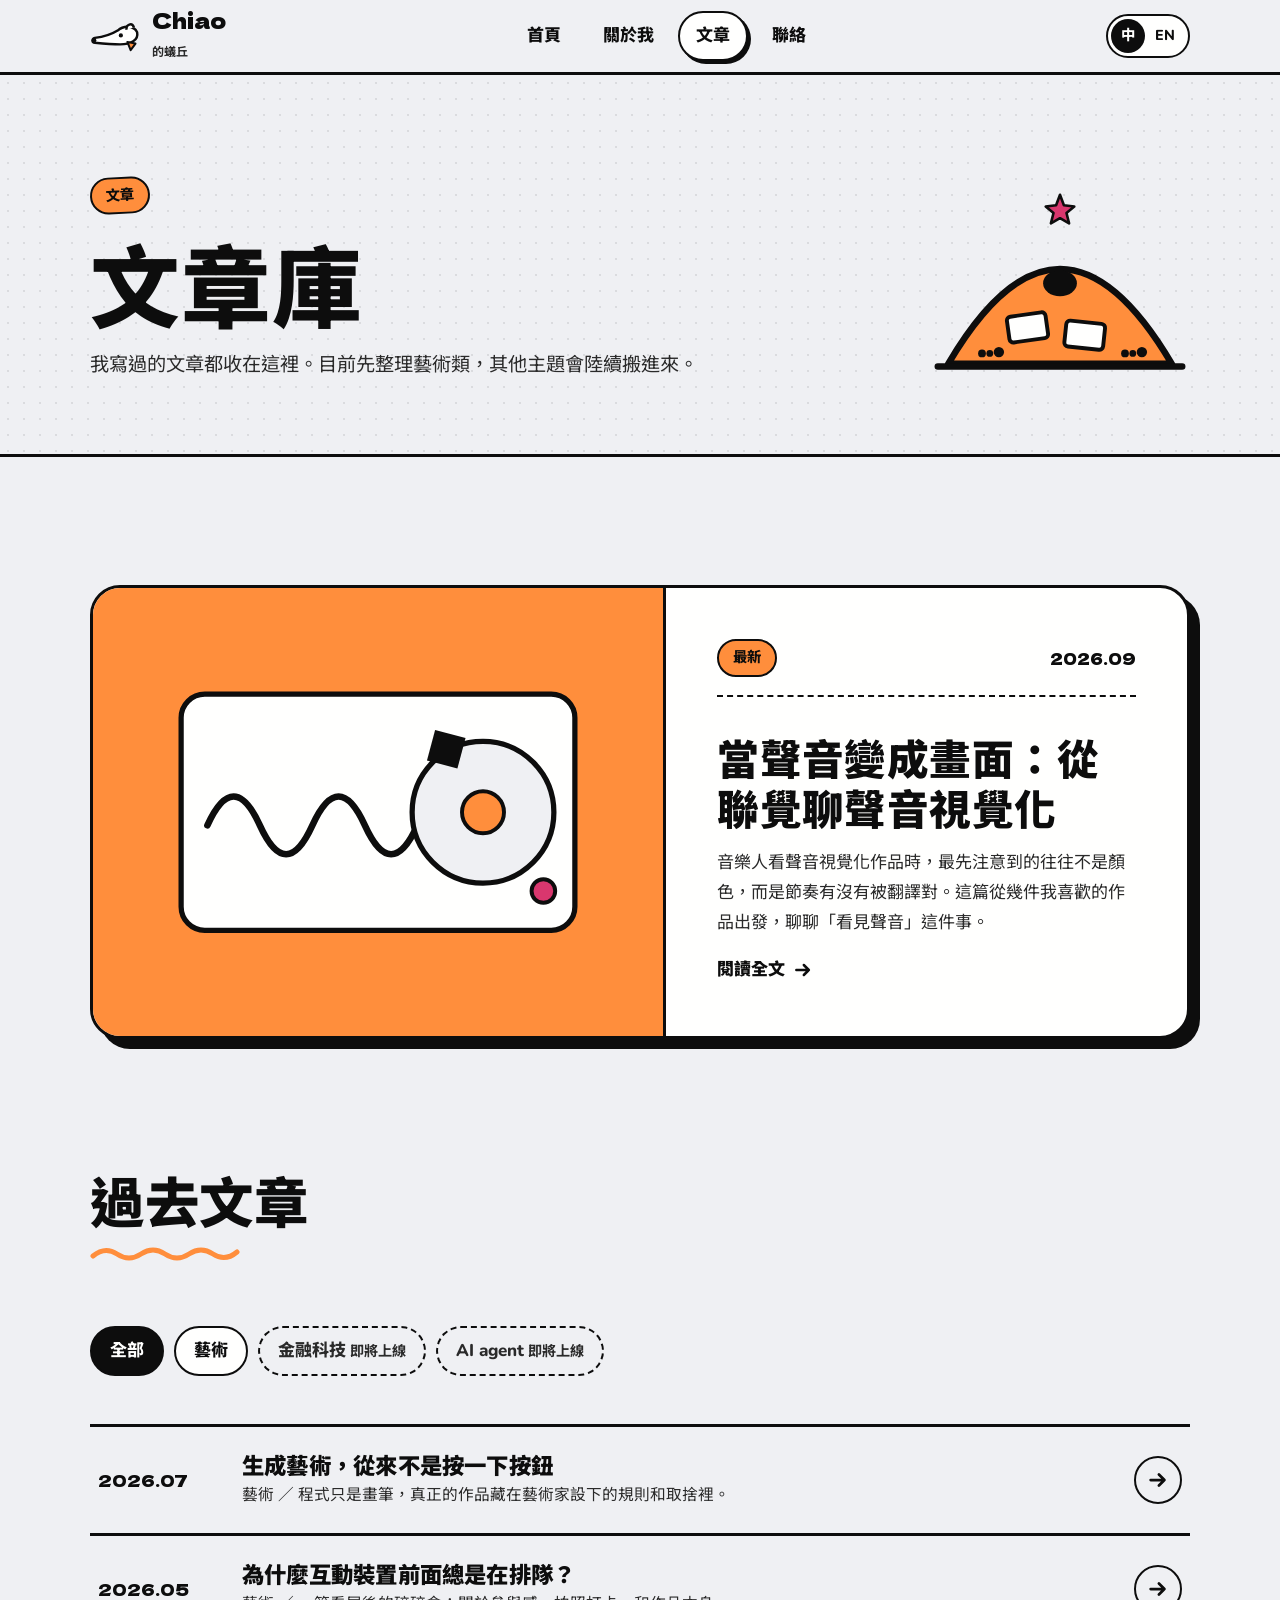
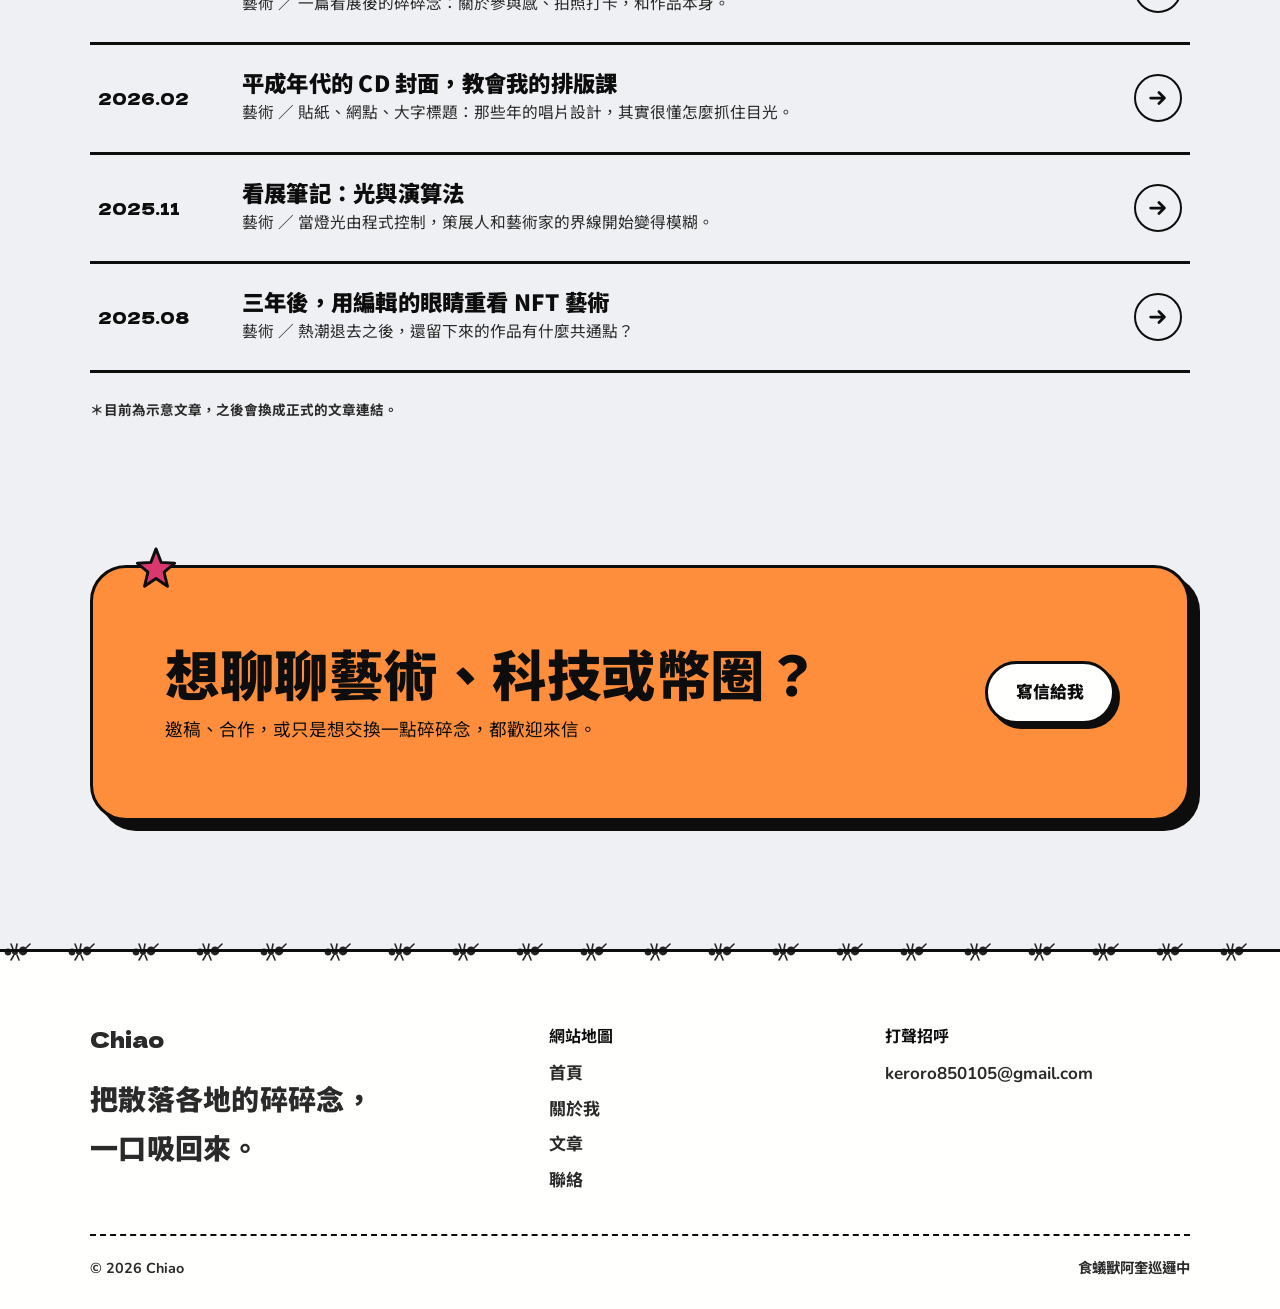
<file: writing.html>
<!doctype html>
<html lang="zh-Hant" data-lang="zh" data-title-zh="文章庫｜Chiao 的蟻丘" data-title-en="Writing | Chiao's Anthill">
<head>
<meta charset="utf-8">
<meta name="viewport" content="width=device-width, initial-scale=1">
<title>文章庫｜Chiao 的蟻丘</title>
<meta name="description" content="Chiao 的文章庫：視覺藝術、科技藝術，以及即將上線的金融科技與 AI 文章。">
<script>try{if(localStorage.getItem('lang')==='en')document.documentElement.dataset.lang='en'}catch(e){}</script>
<link rel="preconnect" href="https://fonts.googleapis.com">
<link rel="preconnect" href="https://fonts.gstatic.com" crossorigin>
<link href="https://fonts.googleapis.com/css2?family=Dela+Gothic+One&family=Noto+Sans+TC:wght@400;500;700;900&family=Nunito:wght@400;700;800;900&display=swap" rel="stylesheet">
<link rel="stylesheet" href="style.css">
</head>
<body>
<a class="skip-link" href="#main"><span data-l="zh">跳到主要內容</span><span data-l="en">Skip to content</span></a>

<header class="site-header">
  <nav class="wrap nav" aria-label="Main">
    <a class="brand" href="index.html">
      <svg viewBox="0 0 64 40" aria-hidden="true"><path d="M58 15c-4-8-16-9-24-2C26 18 15 21 6 22c-4 1-4 6 0 6 10 1 21 2 31 2 13 0 23-5 21-15z" fill="#FFFFFE" stroke="#0D0D0D" stroke-width="3" stroke-linejoin="round"/><path d="M45 12c-1-7 7-9 9-3" fill="#FFFFFE" stroke="#0D0D0D" stroke-width="3" stroke-linejoin="round"/><circle cx="38" cy="19" r="2.6" fill="#0D0D0D"/><circle cx="5" cy="25" r="2.8" fill="#0D0D0D"/><path d="M46 27l10 2-6 8z" fill="#FF8E3C" stroke="#0D0D0D" stroke-width="2.5" stroke-linejoin="round"/></svg>
      <span><span class="brand-name">Chiao</span><span class="brand-sub"><span data-l="zh">的蟻丘</span><span data-l="en">'s Anthill</span></span></span>
    </a>
    <ul class="nav-links" id="nav-links">
      <li><a href="index.html"><span data-l="zh">首頁</span><span data-l="en">Home</span></a></li>
      <li><a href="about.html"><span data-l="zh">關於我</span><span data-l="en">About</span></a></li>
      <li><a href="writing.html" aria-current="page"><span data-l="zh">文章</span><span data-l="en">Writing</span></a></li>
      <li><a href="contact.html"><span data-l="zh">聯絡</span><span data-l="en">Contact</span></a></li>
    </ul>
    <div class="nav-tools">
      <button class="lang-toggle" type="button" aria-label="Switch to English"><span class="lt-zh">中</span><span class="lt-en">EN</span></button>
      <button class="menu-btn" type="button" aria-expanded="false" aria-controls="nav-links" aria-label="開啟選單" data-aria-zh="開啟選單" data-aria-en="Open menu"><span></span></button>
    </div>
  </nav>
</header>

<main id="main">

  <section class="page-hero">
    <div class="wrap page-hero-grid">
      <div>
        <span class="sticker sticker--orange"><span data-l="zh">文章</span><span data-l="en">Writing</span></span>
        <h1 class="display"><span data-l="zh">文章庫</span><span data-l="en">The archive</span></h1>
        <p><span data-l="zh">我寫過的文章都收在這裡。目前先整理藝術類，其他主題會陸續搬進來。</span><span data-l="en">Everything I've written lives here. Art comes first; other topics are moving in soon.</span></p>
      </div>
      <svg class="page-hero-art" viewBox="0 0 200 150" aria-hidden="true">
        <path d="M14 136 Q100 -10 186 136Z" fill="#FF8E3C" stroke="#0D0D0D" stroke-width="5" stroke-linejoin="round"/>
        <path d="M6 138H194" stroke="#0D0D0D" stroke-width="5" stroke-linecap="round"/>
        <ellipse cx="100" cy="74" rx="13" ry="10" fill="#0D0D0D"/>
        <rect x="60" y="98" width="30" height="20" rx="3" fill="#FFFFFE" stroke="#0D0D0D" stroke-width="3" transform="rotate(-8 75 108)"/>
        <rect x="104" y="104" width="30" height="20" rx="3" fill="#FFFFFE" stroke="#0D0D0D" stroke-width="3" transform="rotate(6 119 114)"/>
        <g fill="#0D0D0D"><circle cx="150" cy="128" r="3"/><circle cx="156" cy="128" r="2.6"/><circle cx="163" cy="127" r="4"/><circle cx="40" cy="128" r="3"/><circle cx="46" cy="128" r="2.6"/><circle cx="53" cy="127" r="4"/></g>
        <path d="M100 6l3 8 8 1-6 5 2 8-7-4-7 4 2-8-6-5 8-1z" fill="#D9376E" stroke="#0D0D0D" stroke-width="2" stroke-linejoin="round"/>
      </svg>
    </div>
  </section>

  <!-- 示意文章：之後把 href 換成正式文章連結 -->
  <section class="section" aria-labelledby="feature-title">
    <div class="wrap">
      <a class="feature" href="#">
        <div class="feature-art" aria-hidden="true">
          <svg viewBox="0 0 320 200"><rect x="10" y="10" width="300" height="180" rx="18" fill="#FFFFFE" stroke="#0D0D0D" stroke-width="4"/><path d="M30 110 q20-44 40 0 t40 0 t40 0 t40 0" fill="none" stroke="#0D0D0D" stroke-width="5" stroke-linecap="round"/><circle cx="240" cy="100" r="54" fill="#EFF0F3" stroke="#0D0D0D" stroke-width="4"/><circle cx="240" cy="100" r="16" fill="#FF8E3C" stroke="#0D0D0D" stroke-width="3"/><rect x="200" y="40" width="24" height="24" fill="#0D0D0D" transform="rotate(15 212 52)"/><circle cx="286" cy="160" r="9" fill="#D9376E" stroke="#0D0D0D" stroke-width="3"/></svg>
        </div>
        <div class="feature-body">
          <div class="post-meta"><span class="sticker sticker--orange"><span data-l="zh">最新</span><span data-l="en">Newest</span></span><span class="post-date">2026.09</span></div>
          <h2 id="feature-title" class="display"><span data-l="zh">當聲音變成畫面：從聯覺聊聲音視覺化</span><span data-l="en">When sound becomes image: notes on audiovisual synesthesia</span></h2>
          <p><span data-l="zh">音樂人看聲音視覺化作品時，最先注意到的往往不是顏色，而是節奏有沒有被翻譯對。這篇從幾件我喜歡的作品出發，聊聊「看見聲音」這件事。</span><span data-l="en">When a musician looks at a sound visualization, the first thing they notice usually isn't color. It's whether the rhythm survived the translation. This piece starts from a few works I love and talks about what it means to see sound.</span></p>
          <span class="post-more"><span data-l="zh">閱讀全文</span><span data-l="en">Read the piece</span><svg viewBox="0 0 24 24" aria-hidden="true"><path d="M4 12h15M13 6l6 6-6 6" fill="none" stroke="currentColor" stroke-width="3" stroke-linecap="round" stroke-linejoin="round"/></svg></span>
        </div>
      </a>
    </div>
  </section>

  <section class="section" style="padding-top:0" aria-labelledby="archive-title">
    <div class="wrap">
      <div class="section-head">
        <h2 id="archive-title" class="display"><span data-l="zh">過去文章</span><span data-l="en">Past writing</span></h2>
        <svg class="squiggle" viewBox="0 0 150 18" aria-hidden="true"><path d="M3 12 Q15 2 27 10 T51 10 T75 10 T99 10 T123 10 T147 8" fill="none" stroke="currentColor" stroke-width="5" stroke-linecap="round"/></svg>
      </div>

      <div class="filters" role="group" data-aria-zh="依主題篩選" data-aria-en="Filter by topic" aria-label="依主題篩選">
        <button class="filter" type="button" data-filter="all" aria-pressed="true"><span data-l="zh">全部</span><span data-l="en">All</span></button>
        <button class="filter" type="button" data-filter="art" aria-pressed="false"><span data-l="zh">藝術</span><span data-l="en">Art</span></button>
        <button class="filter" type="button" disabled><span data-l="zh">金融科技</span><span data-l="en">Fintech</span><small><span data-l="zh">即將上線</span><span data-l="en">coming soon</span></small></button>
        <button class="filter" type="button" disabled>AI agent<small><span data-l="zh">即將上線</span><span data-l="en">coming soon</span></small></button>
      </div>

      <ul class="archive">
        <li data-cat="art"><a href="#">
          <span class="post-date">2026.07</span>
          <div><h3 class="display"><span data-l="zh">生成藝術，從來不是按一下按鈕</span><span data-l="en">Generative art was never a one-click thing</span></h3><p><span data-l="zh">藝術</span><span data-l="en">Art</span> ／ <span data-l="zh">程式只是畫筆，真正的作品藏在藝術家設下的規則和取捨裡。</span><span data-l="en">Code is only the brush. The real work hides in the rules and trade-offs the artist sets.</span></p></div>
          <span class="arrow" aria-hidden="true"><svg viewBox="0 0 24 24"><path d="M4 12h15M13 6l6 6-6 6" fill="none" stroke="#0D0D0D" stroke-width="3" stroke-linecap="round" stroke-linejoin="round"/></svg></span>
        </a></li>
        <li data-cat="art"><a href="#">
          <span class="post-date">2026.05</span>
          <div><h3 class="display"><span data-l="zh">為什麼互動裝置前面總是在排隊？</span><span data-l="en">Why is there always a queue at the interactive installation?</span></h3><p><span data-l="zh">藝術</span><span data-l="en">Art</span> ／ <span data-l="zh">一篇看展後的碎碎念：關於參與感、拍照打卡，和作品本身。</span><span data-l="en">Post-exhibition rambling about participation, photo ops, and the work itself.</span></p></div>
          <span class="arrow" aria-hidden="true"><svg viewBox="0 0 24 24"><path d="M4 12h15M13 6l6 6-6 6" fill="none" stroke="#0D0D0D" stroke-width="3" stroke-linecap="round" stroke-linejoin="round"/></svg></span>
        </a></li>
        <li data-cat="art"><a href="#">
          <span class="post-date">2026.02</span>
          <div><h3 class="display"><span data-l="zh">平成年代的 CD 封面，教會我的排版課</span><span data-l="en">What Heisei-era CD covers taught me about layout</span></h3><p><span data-l="zh">藝術</span><span data-l="en">Art</span> ／ <span data-l="zh">貼紙、網點、大字標題：那些年的唱片設計，其實很懂怎麼抓住目光。</span><span data-l="en">Stickers, halftone dots, huge type: the record design of that era knew exactly how to grab attention.</span></p></div>
          <span class="arrow" aria-hidden="true"><svg viewBox="0 0 24 24"><path d="M4 12h15M13 6l6 6-6 6" fill="none" stroke="#0D0D0D" stroke-width="3" stroke-linecap="round" stroke-linejoin="round"/></svg></span>
        </a></li>
        <li data-cat="art"><a href="#">
          <span class="post-date">2025.11</span>
          <div><h3 class="display"><span data-l="zh">看展筆記：光與演算法</span><span data-l="en">Exhibition notes: light and algorithms</span></h3><p><span data-l="zh">藝術</span><span data-l="en">Art</span> ／ <span data-l="zh">當燈光由程式控制，策展人和藝術家的界線開始變得模糊。</span><span data-l="en">When code controls the lights, the line between curator and artist starts to blur.</span></p></div>
          <span class="arrow" aria-hidden="true"><svg viewBox="0 0 24 24"><path d="M4 12h15M13 6l6 6-6 6" fill="none" stroke="#0D0D0D" stroke-width="3" stroke-linecap="round" stroke-linejoin="round"/></svg></span>
        </a></li>
        <li data-cat="art"><a href="#">
          <span class="post-date">2025.08</span>
          <div><h3 class="display"><span data-l="zh">三年後，用編輯的眼睛重看 NFT 藝術</span><span data-l="en">NFT art, three years later, through an editor's eyes</span></h3><p><span data-l="zh">藝術</span><span data-l="en">Art</span> ／ <span data-l="zh">熱潮退去之後，還留下來的作品有什麼共通點？</span><span data-l="en">Once the hype faded, what do the works that stayed have in common?</span></p></div>
          <span class="arrow" aria-hidden="true"><svg viewBox="0 0 24 24"><path d="M4 12h15M13 6l6 6-6 6" fill="none" stroke="#0D0D0D" stroke-width="3" stroke-linecap="round" stroke-linejoin="round"/></svg></span>
        </a></li>
      </ul>
      <p class="empty archive-empty" hidden><span data-l="zh">這個主題還沒有文章。先看看「全部」吧。</span><span data-l="en">No articles in this topic yet. Try "All".</span></p>
      <p class="sample-note"><span data-l="zh">＊目前為示意文章，之後會換成正式的文章連結。</span><span data-l="en">* Sample articles for now. Real links are coming soon.</span></p>
    </div>
  </section>

  <!-- CONTACT CTA -->
  <section class="wrap cta-band" aria-labelledby="cta-title">
    <div class="cta-box">
      <svg class="star" viewBox="0 0 32 32" aria-hidden="true"><path d="M16 2l3.6 9.4L29 12l-7.4 6.2L24 28l-8-5.4L8 28l2.4-9.8L3 12l9.4-.6z" fill="currentColor" stroke="#0D0D0D" stroke-width="2" stroke-linejoin="round"/></svg>
      <div>
        <h2 id="cta-title" class="display"><span data-l="zh">想聊聊藝術、科技或幣圈？</span><span data-l="en">Want to talk art, tech or crypto?</span></h2>
        <p><span data-l="zh">邀稿、合作，或只是想交換一點碎碎念，都歡迎來信。</span><span data-l="en">Writing requests, collaborations, or just swapping a few thoughts. My inbox is open.</span></p>
      </div>
      <a class="btn" href="contact.html"><span data-l="zh">寫信給我</span><span data-l="en">Email me</span></a>
    </div>
  </section>

</main>

<footer class="site-footer">
  <div class="ant-trail" aria-hidden="true"></div>
  <div class="wrap">
    <div class="footer-grid">
      <div class="footer-brand">
        <span class="brand-name">Chiao</span>
        <p class="footer-slogan display"><span data-l="zh"><span class="phrase">把散落各地的碎碎念，</span><span class="phrase">一口吸回來。</span></span><span data-l="en">Slurping up my scattered thoughts, one ant at a time.</span></p>
      </div>
      <div class="footer-col">
        <h2><span data-l="zh">網站地圖</span><span data-l="en">Pages</span></h2>
        <ul>
          <li><a href="index.html"><span data-l="zh">首頁</span><span data-l="en">Home</span></a></li>
          <li><a href="about.html"><span data-l="zh">關於我</span><span data-l="en">About</span></a></li>
          <li><a href="writing.html"><span data-l="zh">文章</span><span data-l="en">Writing</span></a></li>
          <li><a href="contact.html"><span data-l="zh">聯絡</span><span data-l="en">Contact</span></a></li>
        </ul>
      </div>
      <div class="footer-col">
        <h2><span data-l="zh">打聲招呼</span><span data-l="en">Say hi</span></h2>
        <ul>
          <li><a class="footer-mail" href="mailto:keroro850105@gmail.com">keroro850105@gmail.com</a></li>
        </ul>
      </div>
    </div>
    <div class="footer-bottom">
      <span>© <span data-year>2026</span> Chiao</span>
      <span><span data-l="zh">食蟻獸阿奎巡邏中</span><span data-l="en">Kui the anteater is on patrol</span></span>
    </div>
  </div>
</footer>

<div class="toast" role="status" aria-live="polite"></div>
<script src="script.js"></script>
</body>
</html>
</file>
<file: style.css>
/* =========================================================
   Chiao's Anthill — shared styles
   ========================================================= */

:root {
  --bg: #EFF0F3;
  --ink: #0D0D0D;
  --text: #2A2A2A;
  --orange: #FF8E3C;
  --white: #FFFFFE;
  --berry: #D9376E;

  --line: 3px solid var(--ink);
  --line-thin: 2px solid var(--ink);
  --pop: 5px 5px 0 var(--ink);
  --pop-sm: 3px 3px 0 var(--ink);

  --f-latin: "Dela Gothic One", "Noto Sans TC", sans-serif;
  --f-zh-display: "Noto Sans TC", sans-serif;
  --f-body: "Nunito", "Noto Sans TC", system-ui, sans-serif;

  --wrap: 1180px;
  --gutter: clamp(16px, 4vw, 40px);
  --section: clamp(72px, 10vw, 136px);

  --ease-bounce: cubic-bezier(.34, 1.56, .64, 1);
}

*, *::before, *::after { box-sizing: border-box; }

html { scroll-behavior: smooth; -webkit-text-size-adjust: 100%; }

body {
  margin: 0;
  background: var(--bg);
  color: var(--text);
  font-family: var(--f-body);
  font-size: 1.0625rem;
  line-height: 1.75;
  overflow-x: hidden;
}

img, svg { display: block; max-width: 100%; }
a { color: inherit; }
p { margin: 0 0 1em; }
h1, h2, h3, h4 { color: var(--ink); margin: 0; line-height: 1.2; }

/* ---------- language switching ---------- */
html[data-lang="zh"] [data-l="en"],
html[data-lang="en"] [data-l="zh"] { display: none !important; }

/* Display type: Dela for latin, Noto Sans TC Black for Chinese */
.display {
  font-family: var(--f-zh-display);
  font-weight: 900;
  letter-spacing: .01em;
}
html[data-lang="en"] .display { font-family: var(--f-latin); font-weight: 400; letter-spacing: 0; }
.latin { font-family: var(--f-latin); font-weight: 400; }

/* ---------- a11y ---------- */
.skip-link {
  position: absolute; left: 16px; top: -60px; z-index: 100;
  background: var(--orange); color: var(--ink);
  border: var(--line); border-radius: 999px;
  padding: 8px 18px; font-weight: 800; text-decoration: none;
}
.skip-link:focus { top: 12px; }

:focus-visible {
  outline: 3px solid var(--ink);
  outline-offset: 3px;
  box-shadow: 0 0 0 6px var(--orange);
  border-radius: 6px;
}

.visually-hidden {
  position: absolute !important; width: 1px; height: 1px;
  overflow: hidden; clip: rect(0 0 0 0); white-space: nowrap;
}

.wrap { width: 100%; max-width: var(--wrap); margin: 0 auto; padding: 0 var(--gutter); }

/* =========================================================
   Header / nav
   ========================================================= */
.site-header {
  position: sticky; top: 0; z-index: 50;
  background: var(--bg);
  border-bottom: var(--line);
}
.nav {
  display: flex; align-items: center; justify-content: space-between;
  gap: 16px; min-height: 72px;
}
.brand {
  display: inline-flex; align-items: center; gap: 10px;
  text-decoration: none; color: var(--ink);
}
.brand svg { width: 52px; height: auto; transition: transform .35s var(--ease-bounce); }
.brand:hover svg { transform: rotate(-10deg) translateX(-3px); }
.brand-name { font-family: var(--f-latin); font-size: 1.35rem; line-height: 1; }
.brand-sub { display: block; font-size: .75rem; font-weight: 700; color: var(--text); margin-top: 3px; }

.nav-links {
  display: flex; align-items: center; gap: 6px;
  list-style: none; margin: 0; padding: 0;
}
.nav-links a {
  display: inline-block; padding: 8px 16px;
  border: 2px solid transparent; border-radius: 999px;
  font-weight: 800; text-decoration: none; color: var(--ink);
  transition: transform .25s var(--ease-bounce), border-color .2s, background .2s;
}
.nav-links a:hover { border-color: var(--ink); transform: translateY(-2px) rotate(-2deg); }
.nav-links a[aria-current="page"] { background: var(--white); border-color: var(--ink); box-shadow: var(--pop-sm); }

.nav-tools { display: flex; align-items: center; gap: 10px; }

.lang-toggle {
  font: inherit; font-weight: 800; font-size: .9rem;
  display: inline-flex; border: var(--line-thin); border-radius: 999px;
  background: var(--white); padding: 3px; cursor: pointer; color: var(--ink);
}
.lang-toggle span { padding: 4px 10px; border-radius: 999px; transition: background .2s; }
html[data-lang="zh"] .lang-toggle .lt-zh,
html[data-lang="en"] .lang-toggle .lt-en { background: var(--ink); color: var(--white); }

.menu-btn {
  display: none;
  width: 46px; height: 46px; border: var(--line-thin); border-radius: 14px;
  background: var(--orange); cursor: pointer; padding: 0; color: var(--ink);
  box-shadow: var(--pop-sm);
}
.menu-btn span, .menu-btn span::before, .menu-btn span::after {
  display: block; width: 20px; height: 3px; background: var(--ink);
  border-radius: 3px; margin: 0 auto; position: relative; transition: transform .25s, opacity .2s;
}
.menu-btn span::before, .menu-btn span::after { content: ""; position: absolute; left: 0; }
.menu-btn span::before { top: -7px; }
.menu-btn span::after { top: 7px; }
.menu-btn[aria-expanded="true"] span { background: transparent; }
.menu-btn[aria-expanded="true"] span::before { transform: translateY(7px) rotate(45deg); }
.menu-btn[aria-expanded="true"] span::after { transform: translateY(-7px) rotate(-45deg); }

@media (max-width: 760px) {
  .menu-btn { display: block; }
  .nav-links {
    position: absolute; left: 0; right: 0; top: 100%;
    flex-direction: column; align-items: stretch; gap: 4px;
    background: var(--bg); border-bottom: var(--line);
    padding: 12px var(--gutter) 20px;
    display: none;
  }
  .nav-links.is-open { display: flex; animation: drop .3s var(--ease-bounce); }
  .nav-links a { font-size: 1.15rem; padding: 12px 16px; }
  .brand-sub { display: none; }
}
@keyframes drop { from { transform: translateY(-10px); opacity: 0; } to { transform: none; opacity: 1; } }

/* =========================================================
   Buttons
   ========================================================= */
.btn {
  display: inline-flex; align-items: center; justify-content: center; gap: 10px;
  font: inherit; font-weight: 900; font-size: 1.05rem;
  padding: 14px 28px; min-height: 52px;
  border: var(--line); border-radius: 999px;
  background: var(--orange); color: var(--ink);
  text-decoration: none; cursor: pointer;
  box-shadow: var(--pop);
  transition: transform .25s var(--ease-bounce), box-shadow .25s var(--ease-bounce);
}
.btn:hover { transform: translate(-3px, -3px) rotate(-1.5deg); box-shadow: 8px 8px 0 var(--ink); }
.btn:active { transform: translate(3px, 3px); box-shadow: 1px 1px 0 var(--ink); }
.btn--ghost { background: var(--white); }
.btn svg { width: 22px; height: 22px; flex: none; }

.text-link {
  font-weight: 800; color: var(--ink); text-decoration: none;
  background-image: linear-gradient(var(--orange), var(--orange));
  background-size: 100% 6px; background-position: 0 92%; background-repeat: no-repeat;
  transition: background-size .25s;
}
.text-link:hover { background-size: 100% 100%; }

/* =========================================================
   Shared section bits
   ========================================================= */
.section { padding: var(--section) 0; }

.section-head { max-width: 760px; margin-bottom: clamp(36px, 5vw, 64px); }
.section-head h2 { font-size: clamp(2rem, 5vw, 3.4rem); }
.section-head p { margin-top: 16px; font-size: 1.125rem; max-width: 60ch; }

.squiggle { width: 150px; height: 18px; margin-top: 12px; color: var(--orange); }

/* Sticker badge */
.sticker {
  display: inline-flex; align-items: center; gap: 6px;
  background: var(--white); border: var(--line-thin); border-radius: 999px;
  padding: 4px 14px; font-weight: 800; font-size: .9rem; color: var(--ink);
}
.sticker--orange { background: var(--orange); }
.sticker--ink { background: var(--ink); color: var(--white); }

.star { width: 28px; height: 28px; color: var(--berry); flex: none; }

/* Retro tape band */
.tape {
  background: var(--ink); color: var(--white);
  border-block: var(--line);
  transform: rotate(-1.6deg);
  margin: 0 -4vw;
  padding: 14px 0;
  overflow: hidden;
}
.tape-row {
  display: flex; gap: 28px; white-space: nowrap;
  font-family: var(--f-latin); font-size: clamp(1.1rem, 2.4vw, 1.6rem);
  justify-content: center;
}
.tape-row span { display: inline-flex; align-items: center; gap: 28px; }
.tape-row span::after { content: "✦"; color: var(--orange); }
.tape-row span:last-child::after { content: none; }

/* Ant trail divider */
.ant-trail {
  height: 26px;
  background-image: url("data:image/svg+xml,%3Csvg xmlns='http://www.w3.org/2000/svg' width='64' height='26' viewBox='0 0 64 26'%3E%3Cg fill='%230D0D0D'%3E%3Ccircle cx='8' cy='14' r='3.4'/%3E%3Ccircle cx='15' cy='14' r='3'/%3E%3Ccircle cx='23' cy='13' r='4.4'/%3E%3C/g%3E%3Cg stroke='%230D0D0D' stroke-width='1.6' fill='none' stroke-linecap='round'%3E%3Cpath d='M13 11l-2-5M16 11l1-5M14 17l-3 5M17 17l2 5M26 10l4-4'/%3E%3C/g%3E%3C/svg%3E");
  background-repeat: repeat-x;
  background-size: 64px 26px;
  opacity: .9;
}

/* =========================================================
   HERO (home)
   ========================================================= */
.hero {
  position: relative;
  padding: clamp(40px, 7vw, 96px) 0 clamp(56px, 8vw, 110px);
  background-image: radial-gradient(rgba(13,13,13,.09) 1.1px, transparent 1.4px);
  background-size: 16px 16px;
  border-bottom: var(--line);
}
.hero-grid {
  display: grid;
  grid-template-columns: 1.05fr 1fr;
  align-items: center;
  gap: clamp(24px, 4vw, 56px);
}
.hero-name {
  font-family: var(--f-latin);
  font-size: clamp(5rem, 15vw, 11.5rem);
  line-height: .85;
  color: var(--white);
  -webkit-text-stroke: 4px var(--ink);
  paint-order: stroke fill;
  text-shadow: 7px 7px 0 var(--ink);
  margin: 0 0 22px -4px;
  letter-spacing: -.02em;
}
.hero h1 {
  font-size: clamp(1.9rem, 4.4vw, 3.3rem);
  line-height: 1.25;
  max-width: 16em;
}
html[data-lang="en"] .hero h1 { font-size: clamp(1.75rem, 3.8vw, 2.9rem); line-height: 1.15; }
.hero-lede { font-size: 1.15rem; max-width: 34em; margin: 22px 0 32px; }
.hero-ctas { display: flex; flex-wrap: wrap; gap: 16px 18px; }

.hero-hi {
  position: absolute; top: clamp(18px, 4vw, 42px); right: clamp(16px, 5vw, 80px);
  transform: rotate(8deg);
  z-index: 2;
}

.hero-art { position: relative; }
.mascot-btn {
  all: unset; display: block; width: 100%; cursor: pointer; border-radius: 24px;
}
.mascot-btn:focus-visible { outline: 3px solid var(--ink); outline-offset: 6px; box-shadow: 0 0 0 9px var(--orange); }
.mascot-stage {
  background: var(--white);
  border: var(--line);
  border-radius: 28px 28px 120px 28px;
  box-shadow: 10px 10px 0 var(--ink);
  padding: clamp(16px, 3vw, 28px) clamp(8px, 2vw, 20px) clamp(10px, 2vw, 18px);
  position: relative;
  overflow: hidden;
}
.mascot-stage::before {
  /* floor stripe */
  content: ""; position: absolute; left: 0; right: 0; bottom: 0; height: 22%;
  background: var(--bg); border-top: var(--line);
}
.mascot-stage svg { position: relative; }
.mascot-caption {
  display: flex; justify-content: space-between; align-items: center; gap: 12px;
  margin-top: 18px; font-weight: 800; font-size: .95rem; color: var(--ink);
}
.mascot-caption small { font-weight: 700; color: var(--text); }

.slurp-word {
  position: absolute; left: 6%; top: 18%;
  font-family: var(--f-latin); font-size: clamp(1.1rem, 2.6vw, 1.7rem);
  background: var(--orange); border: var(--line-thin); border-radius: 12px;
  padding: 2px 12px; color: var(--ink);
  transform: rotate(-10deg) scale(0); opacity: 0;
  pointer-events: none;
}

/* Anteater animation (one orchestrated moment) */
.anteater .tongue { stroke-dasharray: 130; stroke-dashoffset: 130; }
.anteater .ant-prey { transform-box: fill-box; transform-origin: center; }
.anteater .tail { transform-box: fill-box; transform-origin: 10% 80%; }
.is-slurping .anteater .tongue { animation: tongue 1.8s ease-in-out forwards; }
.is-slurping .anteater .ant-prey { animation: prey 1.8s ease-in-out forwards; }
.is-slurping .anteater .tail { animation: wag 1.8s var(--ease-bounce); }
.is-slurping .slurp-word { animation: slurp-pop 1.8s var(--ease-bounce) forwards; }

@keyframes tongue {
  0% { stroke-dashoffset: 130; }
  35%, 50% { stroke-dashoffset: 0; }
  85%, 100% { stroke-dashoffset: 130; }
}
@keyframes prey {
  0%, 45% { transform: none; opacity: 1; }
  80% { transform: translate(70px, -10px) scale(.3); opacity: 0; }
  100% { transform: translate(70px, -10px) scale(.3); opacity: 0; }
}
@keyframes wag {
  0%, 60% { transform: none; }
  72% { transform: rotate(-9deg); }
  84% { transform: rotate(6deg); }
  100% { transform: none; }
}
@keyframes slurp-pop {
  0%, 62% { transform: rotate(-10deg) scale(0); opacity: 0; }
  76% { transform: rotate(-10deg) scale(1.08); opacity: 1; }
  90% { transform: rotate(-10deg) scale(1); opacity: 1; }
  100% { transform: rotate(-10deg) scale(1); opacity: 1; }
}

@media (max-width: 900px) {
  .hero-grid { grid-template-columns: 1fr; }
  .hero-art { max-width: 520px; }
  .hero-hi { display: none; }
}

/* =========================================================
   "What you get" (home)
   ========================================================= */
.gets {
  display: grid;
  grid-template-columns: repeat(12, 1fr);
  gap: clamp(20px, 3vw, 32px);
  align-items: start;
}
.get {
  background: var(--white); border: var(--line);
  padding: clamp(24px, 3.4vw, 40px);
  position: relative;
}
.get h3 { font-size: clamp(1.4rem, 2.6vw, 1.9rem); margin: 18px 0 12px; }
.get p { margin: 0; }
.get-icon { width: 64px; height: 64px; }
.get--a { grid-column: 1 / span 7; border-radius: 26px 26px 26px 4px; box-shadow: var(--pop); }
.get--b { grid-column: 8 / span 5; margin-top: 70px; border-radius: 50px 18px 18px 18px; background: var(--orange); }
.get--c {
  grid-column: 3 / span 8; border-radius: 18px;
  display: grid; grid-template-columns: auto 1fr; gap: 22px; align-items: center;
  background: var(--bg); border-style: dashed;
}
.get--c h3 { margin-top: 0; }
.get .star { position: absolute; top: -14px; right: 24px; width: 34px; height: 34px; }

@media (max-width: 860px) {
  .get--a, .get--b, .get--c { grid-column: 1 / -1; margin-top: 0; }
  .get--c { grid-template-columns: 1fr; }
}

/* =========================================================
   Article cards (ticket stubs)
   ========================================================= */
.posts {
  display: grid;
  grid-template-columns: 1.25fr 1fr;
  grid-template-rows: auto auto;
  gap: clamp(22px, 3vw, 34px);
}
.post {
  position: relative;
  display: flex; flex-direction: column;
  background: var(--white); border: var(--line); border-radius: 20px;
  padding: clamp(22px, 3vw, 34px);
  text-decoration: none; color: var(--text);
  transition: transform .3s var(--ease-bounce), box-shadow .3s var(--ease-bounce);
}
/* perforation notches */
.post::before, .post::after {
  content: ""; position: absolute; top: 58px;
  width: 26px; height: 26px; border-radius: 50%;
  background: var(--bg); border: var(--line);
}
.post::before { left: -15px; clip-path: inset(0 0 0 50%); }
.post::after { right: -15px; clip-path: inset(0 50% 0 0); }
.post:hover { transform: translate(-4px, -4px) rotate(0deg) !important; box-shadow: 9px 9px 0 var(--ink); }

.post-meta {
  display: flex; align-items: center; justify-content: space-between; gap: 10px;
  padding-bottom: 18px; margin-bottom: 18px;
  border-bottom: 2px dashed var(--ink);
}
.post-date { font-family: var(--f-latin); font-size: .95rem; color: var(--ink); }
.post h3 { font-size: clamp(1.25rem, 2.2vw, 1.6rem); margin-bottom: 12px; }
.post p { margin-bottom: 18px; }
.post-more { margin-top: auto; font-weight: 900; color: var(--ink); display: inline-flex; align-items: center; gap: 8px; }
.post-more svg { width: 20px; height: 20px; transition: transform .25s var(--ease-bounce); }
.post:hover .post-more svg { transform: translateX(5px); }

.posts .post:nth-child(1) { grid-row: 1 / span 2; transform: rotate(-1deg); }
.posts .post:nth-child(1) h3 { font-size: clamp(1.6rem, 3.2vw, 2.4rem); }
.posts .post:nth-child(2) { transform: rotate(1.2deg); }
.posts .post:nth-child(3) { transform: rotate(-.6deg); margin-left: 24px; }

.post-cover {
  border: var(--line-thin); border-radius: 14px; margin-bottom: 22px;
  aspect-ratio: 16 / 9; background: var(--bg); overflow: hidden;
}
.post-cover svg { width: 100%; height: 100%; }

.sample-note { font-size: .85rem; font-weight: 700; margin-top: 26px; color: var(--text); }

@media (max-width: 820px) {
  .posts { grid-template-columns: 1fr; }
  .posts .post:nth-child(1) { grid-row: auto; }
  .posts .post:nth-child(3) { margin-left: 0; }
}

/* =========================================================
   About teaser / journey path (home + about)
   ========================================================= */
.path {
  display: flex; flex-wrap: wrap; align-items: center; gap: 12px 0;
  list-style: none; margin: 0; padding: 0;
}
.path li { display: flex; align-items: center; }
.path li:not(:last-child)::after {
  content: ""; width: clamp(18px, 3vw, 40px); height: 0;
  border-top: 3px dashed var(--ink); margin: 0 6px;
}
.path .sticker { font-size: 1rem; padding: 8px 16px; }

.teaser {
  display: grid; grid-template-columns: 1fr 1.2fr; gap: clamp(28px, 5vw, 72px); align-items: center;
}
.teaser-card {
  background: var(--white); border: var(--line); border-radius: 30px 30px 30px 6px;
  padding: clamp(26px, 4vw, 44px); box-shadow: var(--pop);
  transform: rotate(-1.5deg);
}
.teaser-card p:last-child { margin-bottom: 0; }
.teaser h2 { font-size: clamp(2rem, 4.6vw, 3.2rem); margin-bottom: 24px; }
@media (max-width: 860px) { .teaser { grid-template-columns: 1fr; } }

/* =========================================================
   Contact banner (bottom of pages)
   ========================================================= */
.cta-band {
  margin: 0 auto var(--section);
}
.cta-box {
  position: relative;
  background: var(--orange); border: var(--line); border-radius: 36px;
  box-shadow: 10px 10px 0 var(--ink);
  padding: clamp(32px, 6vw, 72px);
  display: grid; grid-template-columns: 1fr auto; gap: 28px; align-items: center;
}
.cta-box h2 { font-size: clamp(1.9rem, 4.6vw, 3.4rem); margin-bottom: 10px; }
.cta-box p { margin: 0; font-size: 1.1rem; max-width: 40ch; color: var(--ink); }
.cta-box .btn { background: var(--white); }
.cta-box .star { position: absolute; width: 46px; height: 46px; top: -22px; left: 40px; }
@media (max-width: 720px) { .cta-box { grid-template-columns: 1fr; } }

/* =========================================================
   Page header (inner pages)
   ========================================================= */
.page-hero {
  padding: clamp(48px, 8vw, 104px) 0 clamp(40px, 6vw, 72px);
  border-bottom: var(--line);
  background-image: radial-gradient(rgba(13,13,13,.09) 1.1px, transparent 1.4px);
  background-size: 16px 16px;
}
.page-hero-grid { display: grid; grid-template-columns: 1fr auto; gap: 32px; align-items: end; }
.page-hero h1 { font-size: clamp(2.6rem, 8vw, 5.6rem); line-height: 1.05; }
.page-hero p { font-size: 1.2rem; max-width: 36em; margin: 20px 0 0; }
.page-hero .sticker { margin-bottom: 20px; transform: rotate(-3deg); }
.page-hero-art { width: clamp(150px, 22vw, 260px); }
@media (max-width: 720px) {
  .page-hero-grid { grid-template-columns: 1fr; }
  .page-hero-art { width: 160px; justify-self: end; margin-top: -10px; }
}

/* =========================================================
   About page
   ========================================================= */
.story {
  display: grid; grid-template-columns: 5fr 7fr; gap: clamp(28px, 5vw, 80px);
}
.story-side { position: sticky; top: 110px; align-self: start; }
.story-side h2 { font-size: clamp(2rem, 4.4vw, 3rem); margin-bottom: 26px; }
.story-body { max-width: 62ch; font-size: 1.125rem; }
.story-body p:first-of-type::first-letter {
  font-family: var(--f-zh-display); font-weight: 900;
  float: left; font-size: 3.6em; line-height: 1; margin: 4px 12px 0 0;
  background: var(--orange); border: var(--line); border-radius: 14px;
  padding: 6px 12px; color: var(--ink);
}
html[data-lang="en"] .story-body p:first-of-type::first-letter { font-family: var(--f-latin); font-weight: 400; }
.pull {
  margin: 36px 0; padding: 24px 28px;
  border: var(--line); border-radius: 22px; background: var(--white);
  font-weight: 800; font-size: 1.3rem; line-height: 1.5; color: var(--ink);
  transform: rotate(1deg);
}
@media (max-width: 860px) {
  .story { grid-template-columns: 1fr; }
  .story-side { position: static; }
}

/* Omnivore list (interests) */
.omni {
  display: grid; grid-template-columns: repeat(3, 1fr); gap: 0;
  border: var(--line); border-radius: 26px; overflow: hidden; background: var(--white);
}
.omni-item { padding: clamp(22px, 3vw, 34px); border-right: var(--line); border-bottom: var(--line); }
.omni-item:nth-child(3n) { border-right: 0; }
.omni-item:nth-last-child(-n+3) { border-bottom: 0; }
.omni-item h3 { font-size: 1.35rem; margin: 14px 0 8px; display: flex; align-items: center; gap: 10px; }
.omni-item p { margin: 0; font-size: 1rem; }
.omni-item svg { width: 46px; height: 46px; }
.omni-item--hot { background: var(--orange); }
.omni-item .sticker { font-size: .78rem; padding: 1px 10px; }
@media (max-width: 860px) {
  .omni { grid-template-columns: 1fr 1fr; }
  .omni-item:nth-child(3n) { border-right: var(--line); }
  .omni-item:nth-child(2n) { border-right: 0; }
  .omni-item:nth-last-child(-n+3) { border-bottom: var(--line); }
  .omni-item:nth-last-child(-n+2) { border-bottom: 0; }
}
@media (max-width: 520px) {
  .omni { grid-template-columns: 1fr; }
  .omni-item, .omni-item:nth-child(3n) { border-right: 0; border-bottom: var(--line); }
  .omni-item:nth-last-child(-n+2) { border-bottom: var(--line); }
  .omni-item:last-child { border-bottom: 0; }
}

/* Process steps */
.steps {
  list-style: none; margin: 0; padding: 0;
  display: grid; grid-template-columns: repeat(4, 1fr); gap: clamp(16px, 2.4vw, 28px);
  counter-reset: step;
}
.step {
  counter-increment: step;
  position: relative; background: var(--white); border: var(--line);
  border-radius: 22px; padding: 64px 22px 26px;
}
.step:nth-child(even) { margin-top: 40px; }
.step::before {
  content: counter(step);
  position: absolute; top: -26px; left: 18px;
  width: 64px; height: 64px; display: grid; place-items: center;
  font-family: var(--f-latin); font-size: 1.8rem; color: var(--ink);
  background: var(--orange); border: var(--line); border-radius: 50%;
  transform: rotate(-8deg);
}
.step h3 { font-size: 1.3rem; margin-bottom: 8px; }
.step p { margin: 0; font-size: 1rem; }
@media (max-width: 900px) {
  .steps { grid-template-columns: 1fr 1fr; row-gap: 48px; }
  .step:nth-child(even) { margin-top: 0; }
}
@media (max-width: 520px) { .steps { grid-template-columns: 1fr; } }

/* Mascot profile */
.mascot-card {
  display: grid; grid-template-columns: minmax(200px, 360px) 1fr; gap: clamp(24px, 4vw, 56px); align-items: center;
  background: var(--white); border: var(--line); border-radius: 36px 36px 36px 120px;
  padding: clamp(24px, 4vw, 48px); box-shadow: var(--pop);
}
.mascot-card h2 { font-size: clamp(1.8rem, 4vw, 2.8rem); margin-bottom: 16px; }
.spec {
  display: grid; grid-template-columns: auto 1fr; gap: 6px 18px;
  margin: 22px 0 0; padding: 18px 0 0; border-top: 2px dashed var(--ink);
}
.spec dt { font-weight: 900; color: var(--ink); }
.spec dd { margin: 0; }
@media (max-width: 760px) { .mascot-card { grid-template-columns: 1fr; border-radius: 30px; } }

/* =========================================================
   Writing page
   ========================================================= */
.filters { display: flex; flex-wrap: wrap; gap: 10px; margin-bottom: clamp(30px, 4vw, 48px); }
.filter {
  font: inherit; font-weight: 800; color: var(--ink);
  border: var(--line-thin); border-radius: 999px; background: var(--white);
  padding: 8px 18px; cursor: pointer;
  transition: transform .25s var(--ease-bounce);
}
.filter:hover:not(:disabled) { transform: translateY(-2px) rotate(-2deg); }
.filter[aria-pressed="true"] { background: var(--ink); color: var(--white); }
.filter:disabled { cursor: not-allowed; border-style: dashed; color: var(--text); background: transparent; }
.filter small { font-weight: 700; margin-left: 4px; }

.feature {
  display: grid; grid-template-columns: 1.1fr 1fr; gap: 0;
  border: var(--line); border-radius: 30px; overflow: hidden; background: var(--white);
  box-shadow: 10px 10px 0 var(--ink);
  text-decoration: none; color: var(--text);
  transition: transform .3s var(--ease-bounce), box-shadow .3s var(--ease-bounce);
}
.feature:hover { transform: translate(-4px, -4px); box-shadow: 14px 14px 0 var(--ink); }
.feature-art { background: var(--orange); border-right: var(--line); display: grid; place-items: center; padding: 28px; }
.feature-art svg { width: 100%; max-width: 420px; }
.feature-body { padding: clamp(26px, 4vw, 52px); display: flex; flex-direction: column; }
.feature-body h2 { font-size: clamp(1.7rem, 3.6vw, 2.6rem); margin: 18px 0 16px; }
@media (max-width: 820px) {
  .feature { grid-template-columns: 1fr; }
  .feature-art { border-right: 0; border-bottom: var(--line); }
}

.archive { list-style: none; margin: 0; padding: 0; border-top: var(--line); }
.archive li { border-bottom: var(--line); }
.archive a {
  display: grid; grid-template-columns: 120px 1fr auto; gap: 24px; align-items: center;
  padding: 24px 8px; text-decoration: none; color: var(--text);
  transition: background .2s, padding .3s var(--ease-bounce);
}
.archive a:hover { background: var(--white); padding-left: 22px; }
.archive .post-date { font-size: 1rem; }
.archive h3 { font-size: clamp(1.15rem, 2vw, 1.4rem); margin-bottom: 4px; }
.archive p { margin: 0; font-size: .98rem; }
.archive .arrow {
  width: 48px; height: 48px; border: var(--line-thin); border-radius: 50%;
  display: grid; place-items: center; background: var(--bg);
  transition: transform .3s var(--ease-bounce), background .2s;
}
.archive .arrow svg { width: 22px; height: 22px; }
.archive a:hover .arrow { background: var(--orange); transform: rotate(-45deg); }
.archive li[hidden] { display: none; }
@media (max-width: 640px) {
  .archive a { grid-template-columns: 1fr auto; gap: 6px 16px; }
  .archive .post-date { grid-column: 1 / -1; }
}

.empty {
  border: 3px dashed var(--ink); border-radius: 22px; padding: 32px; text-align: center; font-weight: 700;
}

/* =========================================================
   Contact page
   ========================================================= */
.contact-grid { display: grid; grid-template-columns: 1fr 1fr; gap: clamp(28px, 5vw, 64px); align-items: start; }

.mail-card {
  background: var(--white); border: var(--line); border-radius: 30px; padding: clamp(26px, 4vw, 44px);
  box-shadow: var(--pop);
}
.mail-card h2 { font-size: clamp(1.6rem, 3.4vw, 2.3rem); margin-bottom: 12px; }
.mail-address {
  display: block; font-family: var(--f-latin); font-size: clamp(.9rem, 4vw, 1.55rem);
  color: var(--ink); word-break: break-all; margin: 22px 0;
  padding: 16px 18px; background: var(--bg); border: var(--line-thin); border-radius: 14px;
  text-decoration: none;
}
.mail-actions { display: flex; flex-wrap: wrap; gap: 14px; }
.promise { list-style: none; margin: 30px 0 0; padding: 22px 0 0; border-top: 2px dashed var(--ink); }
.promise li { display: flex; gap: 12px; align-items: flex-start; margin-bottom: 10px; }
.promise svg { width: 24px; height: 24px; flex: none; margin-top: 4px; }

.form { display: grid; gap: 20px; }
.form h2 { font-size: clamp(1.6rem, 3.4vw, 2.3rem); }
.field label { display: block; font-weight: 900; color: var(--ink); margin-bottom: 8px; }
.field input, .field textarea, .field select {
  width: 100%; font: inherit; color: var(--ink);
  background: var(--white); border: var(--line); border-radius: 16px;
  padding: 14px 16px;
  transition: box-shadow .2s, transform .2s;
}
.field textarea { min-height: 160px; resize: vertical; }
.field input:focus, .field textarea:focus, .field select:focus {
  outline: none; box-shadow: var(--pop-sm), 0 0 0 4px var(--orange); transform: translate(-1px, -1px);
}
.field .hint { font-size: .88rem; margin-top: 6px; }
.field .error { font-size: .92rem; font-weight: 800; color: var(--ink); margin-top: 6px; display: none; }
.field.has-error input, .field.has-error textarea { border-color: var(--berry); }
.field.has-error .error { display: flex; gap: 6px; align-items: center; }
.field.has-error .error::before { content: "!"; display: inline-grid; place-items: center; width: 20px; height: 20px; border-radius: 50%; background: var(--berry); color: var(--white); font-size: .8rem; }
@media (max-width: 860px) { .contact-grid { grid-template-columns: 1fr; } }

/* Toast */
.toast {
  position: fixed; left: 50%; bottom: 28px; z-index: 80;
  transform: translate(-50%, 200%); visibility: hidden;
  background: var(--ink); color: var(--white); font-weight: 800;
  border-radius: 999px; padding: 12px 22px; border: 3px solid var(--orange);
  transition: transform .4s var(--ease-bounce);
}
.toast.is-on { transform: translate(-50%, 0); visibility: visible; }
.phrase { display: inline-block; }

/* =========================================================
   Footer
   ========================================================= */
.site-footer { border-top: var(--line); background: var(--white); }
.site-footer .ant-trail { margin-top: -14px; }
.footer-grid {
  display: grid; grid-template-columns: 1.4fr 1fr 1fr; gap: 32px;
  padding: clamp(40px, 6vw, 64px) 0 32px;
}
.footer-slogan { font-size: clamp(1.3rem, 2.6vw, 1.75rem); max-width: 18em; margin-top: 16px; }
.footer-col h2 { font-size: 1rem; margin-bottom: 12px; }
.footer-col ul { list-style: none; margin: 0; padding: 0; }
.footer-col li { margin-bottom: 6px; }
.footer-col a { font-weight: 700; text-decoration: none; }
.footer-col a:hover { text-decoration: underline; text-decoration-thickness: 3px; text-decoration-color: var(--orange); }
.footer-bottom {
  display: flex; flex-wrap: wrap; justify-content: space-between; gap: 12px;
  padding: 20px 0 28px; border-top: 2px dashed var(--ink); font-size: .9rem; font-weight: 700;
}
@media (max-width: 760px) { .footer-grid { grid-template-columns: 1fr 1fr; } .footer-brand { grid-column: 1 / -1; } }

/* =========================================================
   Reduced motion
   ========================================================= */
@media (prefers-reduced-motion: reduce) {
  *, *::before, *::after {
    animation-duration: .01ms !important; animation-iteration-count: 1 !important;
    transition-duration: .01ms !important; scroll-behavior: auto !important;
  }
  .anteater .tongue { display: none; }
  .is-slurping .slurp-word { animation: none; }
}

.mascot-stage { display: block; }
.footer-mail { word-break: break-all; }
.omni-item--now { position: relative; }
.omni-now { position: absolute; top: 22px; right: 18px; transform: rotate(6deg); }
@media (max-width: 480px) { .footer-grid { grid-template-columns: 1fr; } }
</file>
